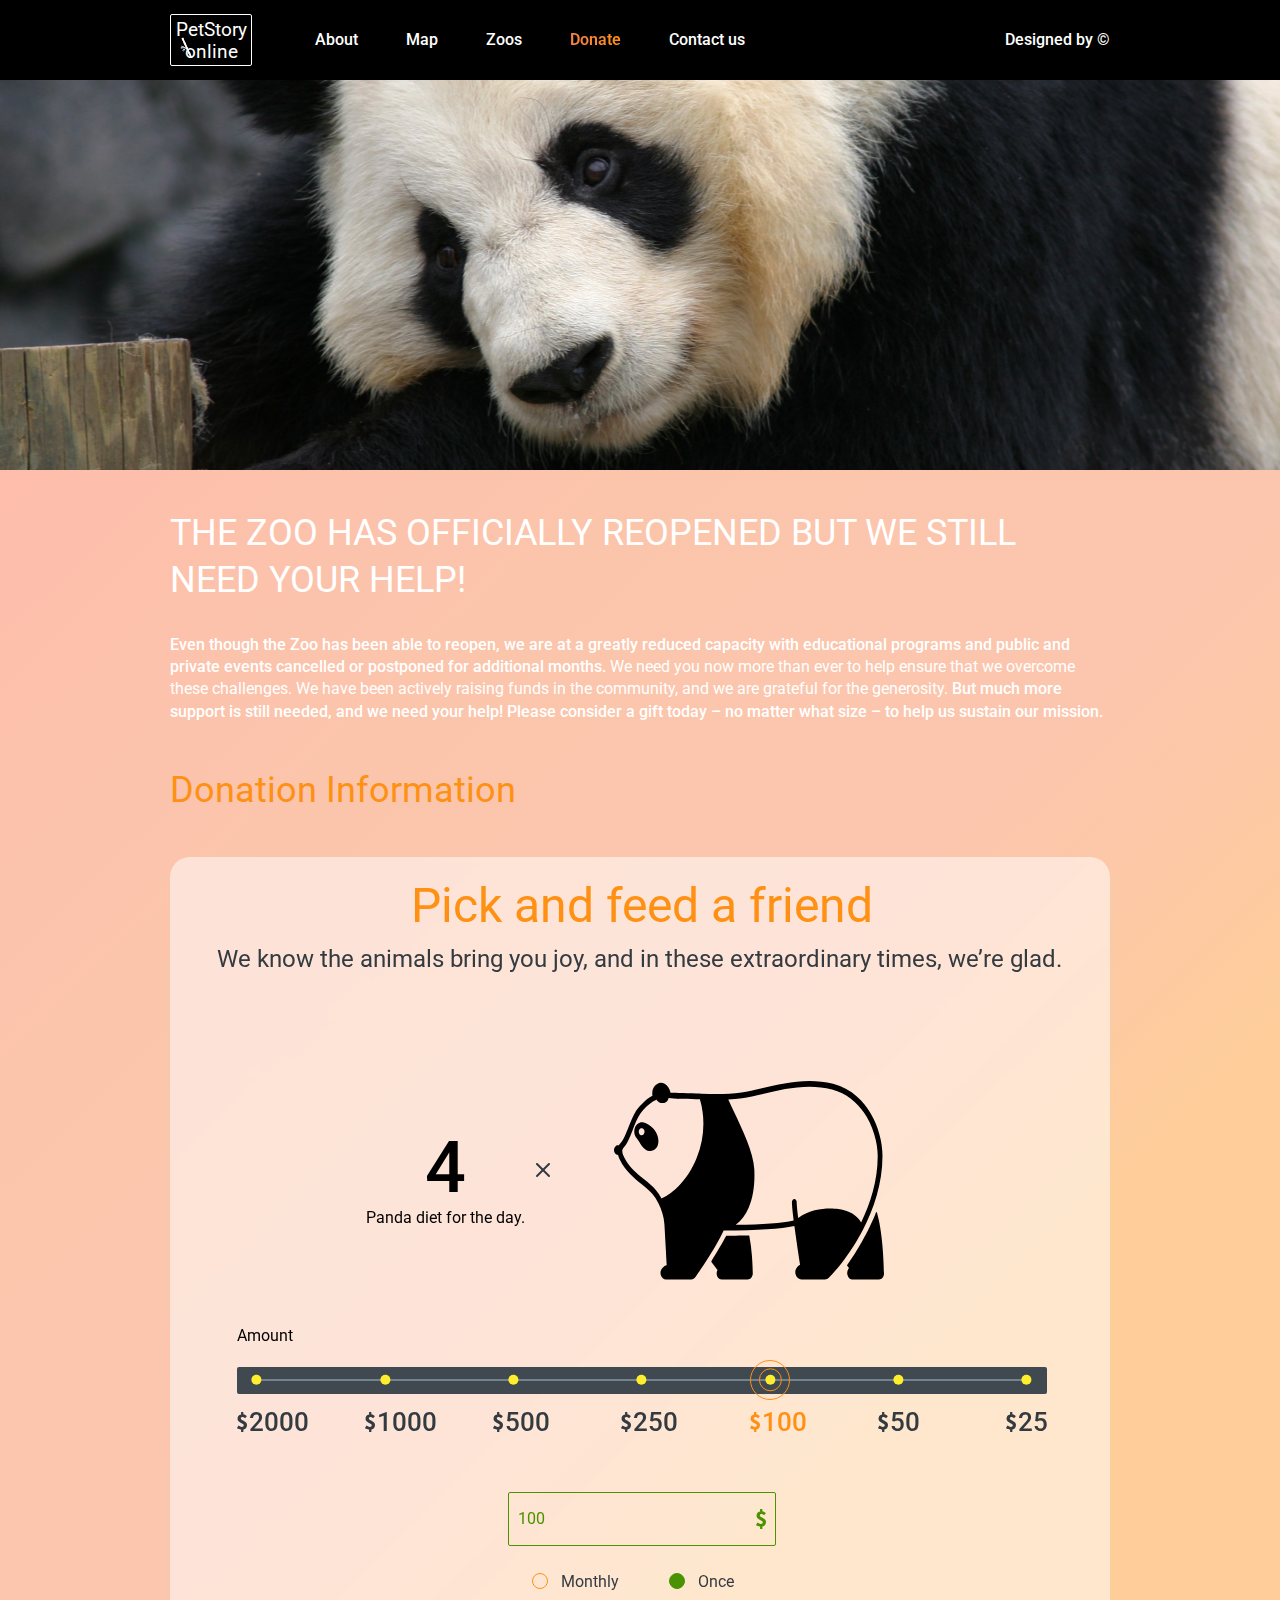
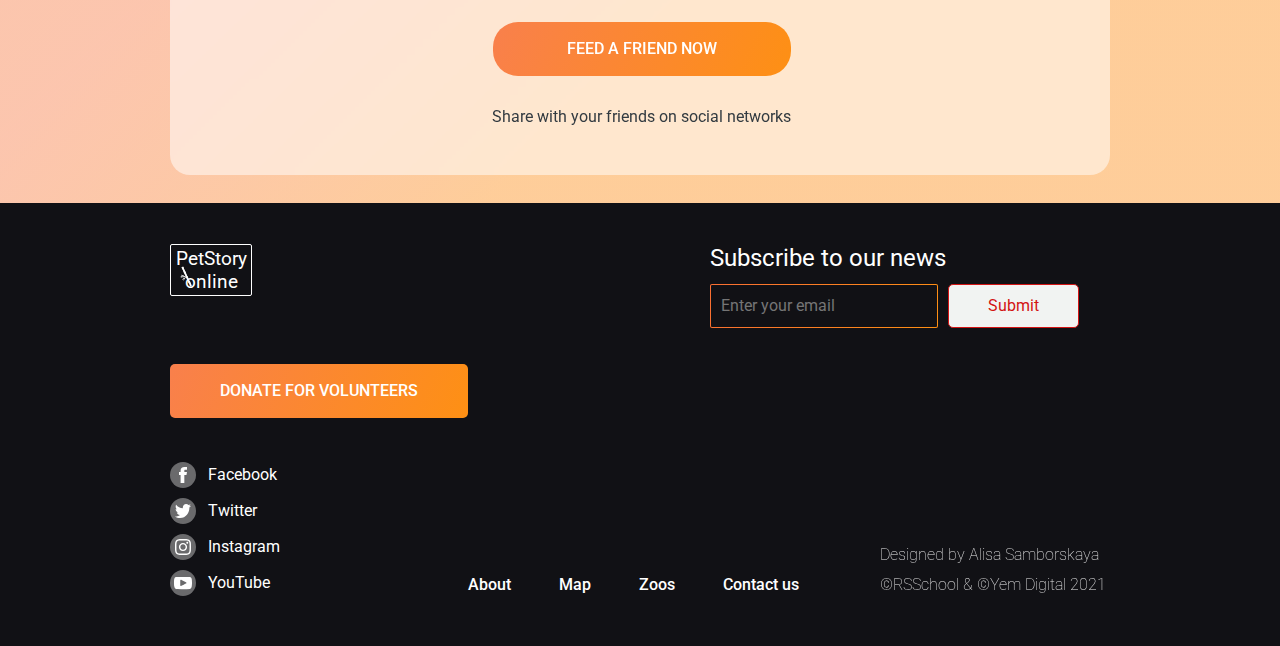
<file: online-zoo/pages/donate/index.html>
<!DOCTYPE html>
<html lang="en">
<head>
    <meta charset="UTF-8">
    <meta http-equiv="X-UA-Compatible" content="IE=edge">
    <meta name="viewport" content="width=device-width, initial-scale=1.0">
    <link rel="stylesheet" href="styles.css">
    <link rel="preconnect" href="https://fonts.googleapis.com">
    <link rel="preconnect" href="https://fonts.gstatic.com" crossorigin>
    <link href="https://fonts.googleapis.com/css2?family=Roboto:wght@300;400;500;700&display=swap" rel="stylesheet">
    <link rel="stylesheet" href="styles.css">
    <link rel="stylesheet" href="../../assets/styles.css">
    <title>Donate</title>
</head>
<body>
    <header class="header">
        <div class="container">
            <div class="header__wrapper">
                <a href="../main/index.html" class="header__logo">
                    <h1 class="header__logo-title">PetStory online</h1>
                    <img class="header__logo-img" src="../../assets/icons/bamboo.svg" alt="bamboo">
                </a>
                <nav class="nav" name="top">
                    <a href="../main/index.html" class="nav__link">About</a>
                    <a href="#" class="nav__link">Map</a>
                    <a href="#" class="nav__link">Zoos</a>
                    <a href="#" class="nav__link active">Donate</a>
                    <a href="#" class="nav__link">Contact us</a>
                    <a href="https://www.figma.com/file/jfEFwkXVj1WRq7sUHDr8os/PetStory-online?node-id=0%3A1" class="nav__link">Designed by ©</a>
                </nav>
                <div class="menu">
                    <img src="../../assets/icons/burger_menu.svg" alt="burger" class="menu__img">
                    <div class="menu__nav display-none opacity-none">
                        <a href="../main/index.html" class="header__logo">
                            <h2 class="header__logo-title">PetStory online</h2>
                            <img class="header__logo-img" src="../../assets/icons/bambooOrange.svg" alt="bamboo">
                        </a>
                        <a href="../main/index.html" class="menu__link">About</a>
                        <a href="#" class="menu__link">Map</a>
                        <a href="#" class="menu__link">Zoos</a>
                        <a href="#" class="menu__link active">Donate</a>
                        <a href="#" class="menu__link">Contact us</a>
                        <a href="https://www.figma.com/file/jfEFwkXVj1WRq7sUHDr8os/PetStory-online?node-id=0%3A1" class="menu__link">Designed by ©</a>
                        <button class="close"></button>
                    </div>
                    <div class="darkest-block display-none opacity-none"></div>
                </div>
            </div>
        </div>
    </header>
    <div class="intro">
    </div>
    <div class="donate">
        <div class="container">
            <div class="donate__wrapper">
                <h3 class="donate__advertisement">THE ZOO HAS OFFICIALLY REOPENED BUT WE STILL NEED YOUR HELP!</h3>
                <p class="donate__subtext"><span class="bold">Even though the Zoo has been able to reopen, we are at a greatly reduced capacity with educational programs and public and private events cancelled or postponed for additional months.</span> We need you now more than ever to help ensure that we overcome these challenges. We have been actively raising funds in the community, and we are grateful for the generosity. <span class="bold">But much more support is still needed, and we need your help! Please consider a gift today – no matter what size – to help us sustain our mission.</span></p>
                <h4 class="donate__info">Donation Information</h4>
                <div class="donate__container">
                    <h2 class="donate__container-title">Pick and feed a friend</h2>
                    <p class="donate__container-text">We know the animals bring you joy, and in these extraordinary times, we’re glad.</p>
                    <div class="visual__container">
                        <div class="number__container">
                            <p class="number">4</p>
                            <p class="number__text">Panda diet for the day.</p>
                        </div>
                        <img src="../../assets/icons/animals-widget.svg" alt="animal" class="animal">
                    </div>
                    <form action="#" class="donate__form">
                        <div class="radio__container">
                            <div class="radio__item">
                                <label class="radio__label">
                                    <input class="radio" type="radio" name="rbuttons" value="5000">
                                    <p class="radio__value">5000</p>
                                </label> 
                            </div>
                            <div class="radio__item">
                                <label class="radio__label">
                                    <input class="radio" type="radio" name="rbuttons" value="2000">
                                    <p class="radio__value">2000</p>
                                </label>
                            </div>
                            <div class="radio__item">
                                <label class="radio__label">
                                    <input class="radio" type="radio" name="rbuttons" value="1000">
                                    <p class="radio__value">1000</p>
                                </label> 
                            </div>
                            <div class="radio__item">
                                <label class="radio__label">
                                    <input class="radio" type="radio" name="rbuttons" value="500">
                                    <p class="radio__value">500</p>
                                </label>  
                            </div>
                            <div class="radio__item">
                                <label class="radio__label">
                                    <input class="radio" type="radio" name="rbuttons" value="250">
                                    <p class="radio__value">250</p>
                                </label>
                            </div>
                            <div class="radio__item">
                                <label class="radio__label">
                                    <input class="radio" type="radio" name="rbuttons" value="100" checked>
                                    <p class="radio__value">100</p>
                                </label>
                            </div>
                            <div class="radio__item">
                                <label class="radio__label">
                                    <input class="radio" type="radio" name="rbuttons" value="50">
                                    <p class="radio__value">50</p>
                                </label>
                            </div>
                            <div class="radio__item">
                                <label class="radio__label">
                                    <input class="radio" type="radio" name="rbuttons" value="25">
                                    <p class="radio__value">25</p>
                                </label>       
                            </div>
                        </div>
                        <div class="donate__input-block">
                            <input type="number" class="donate__input" placeholder="Another amount" min="1" max="9999" value="100" required>
                            <div class="donate__input-icon"></div>
                        </div>                       
                        <div class="radio__container-count">
                            <div class="label__container">
                                <label class="radio__label-count">
                                    <input class="radio-count" type="radio" name="count" value="30">
                                    <p class="radio__value-count">Monthly</p>
                                </label>
                                <label class="radio__label-count margin-radio">
                                    <input class="radio-count" type="radio" name="count" value="1" checked>
                                    <p class="radio__value-count">Once</p>
                                </label>
                            </div>
                        </div>
                        <button class="button button-rounded" type="submit">Feed a friend now</button>
                        <p class="form__subtitle">Share with your friends on social networks</p>
                    </form>
                </div>
            </div>
        </div>
    </div>
    <footer class="footer">
        <div class="container">
            <div class="footer__wrapper">
                <div class="footer__section">
                    <a href="../main/index.html" class="header__logo margin">
                        <h2 class="header__logo-title">PetStory online</h1>
                        <img class="header__logo-img" src="../../assets/icons/bamboo.svg" alt="bamboo">
                    </a>
                    <a href="../donate/index.html" class="button">donate for volunteers</a>
                    <div class="links__container">
                        <a href="https://www.facebook.com/" class="link__item">
                            <div class="link__img-block">
                                <img src="../../assets/icons/facebook.svg" alt="facebook" class="link__img">
                            </div>
                            <p class="link__text">Facebook</p>
                        </a>
                        <a href="https://twitter.com/" class="link__item">  
                            <div class="link__img-block">
                                <img src="../../assets/icons/twitter.svg" alt="twitter" class="link__img">
                            </div>  
                            <p class="link__text">Twitter</p>
                        </a>
                        <a href="https://www.instagram.com/" class="link__item">
                            <div class="link__img-block">
                                <img src="../../assets/icons/insta.svg" alt="insta" class="link__img">
                            </div> 
                            <p class="link__text">Instagram</p>
                        </a>
                        <a href="https://www.youtube.com/" class="link__item">
                            <div class="link__img-block">
                                <img src="../../assets/icons/youtube.svg" alt="youtube" class="link__img">
                            </div>
                            <p class="link__text">YouTube</p>
                        </a>
                    </div>
                </div>
                <div class="footer__section">
                    <div class="footer__section-wrapper">
                        <!--Временная заглушка для неработающих ссылок-->
                        <nav class="nav footer__nav">
                            <a href="../main/index.html" class="nav__link">About</a>
                            <a href="#" class="nav__link">Map</a>
                            <a href="#" class="nav__link">Zoos</a>
                            <a href="#" class="nav__link">Contact us</a>
                        </nav>
                    </div>
                </div>
                <div class="footer__section">
                    <form action="#" class="footer__form">
                        <h4 class="footer__section-subtitle">Subscribe to our news</h4>
                        <div class="inputs__container">
                            <input class="form__input" type="email" placeholder="Enter your email">
                            <button type="submit" class="form__submit">Submit</button>
                        </div>    
                    </form>

                    <a href="https://www.figma.com/file/jfEFwkXVj1WRq7sUHDr8os/PetStory-online?node-id=0%3A1" class="footer__autor">
                        <p class="autor__text">Designed by Alisa Samborskaya</p>
                        <p class="autor__text">©RSSchool & ©Yem Digital 2021</p>         
                    </a>
                </div>
            </div>
        </div>
    </footer>

    <script src="script.js"></script>
</body>

</html>
</file>
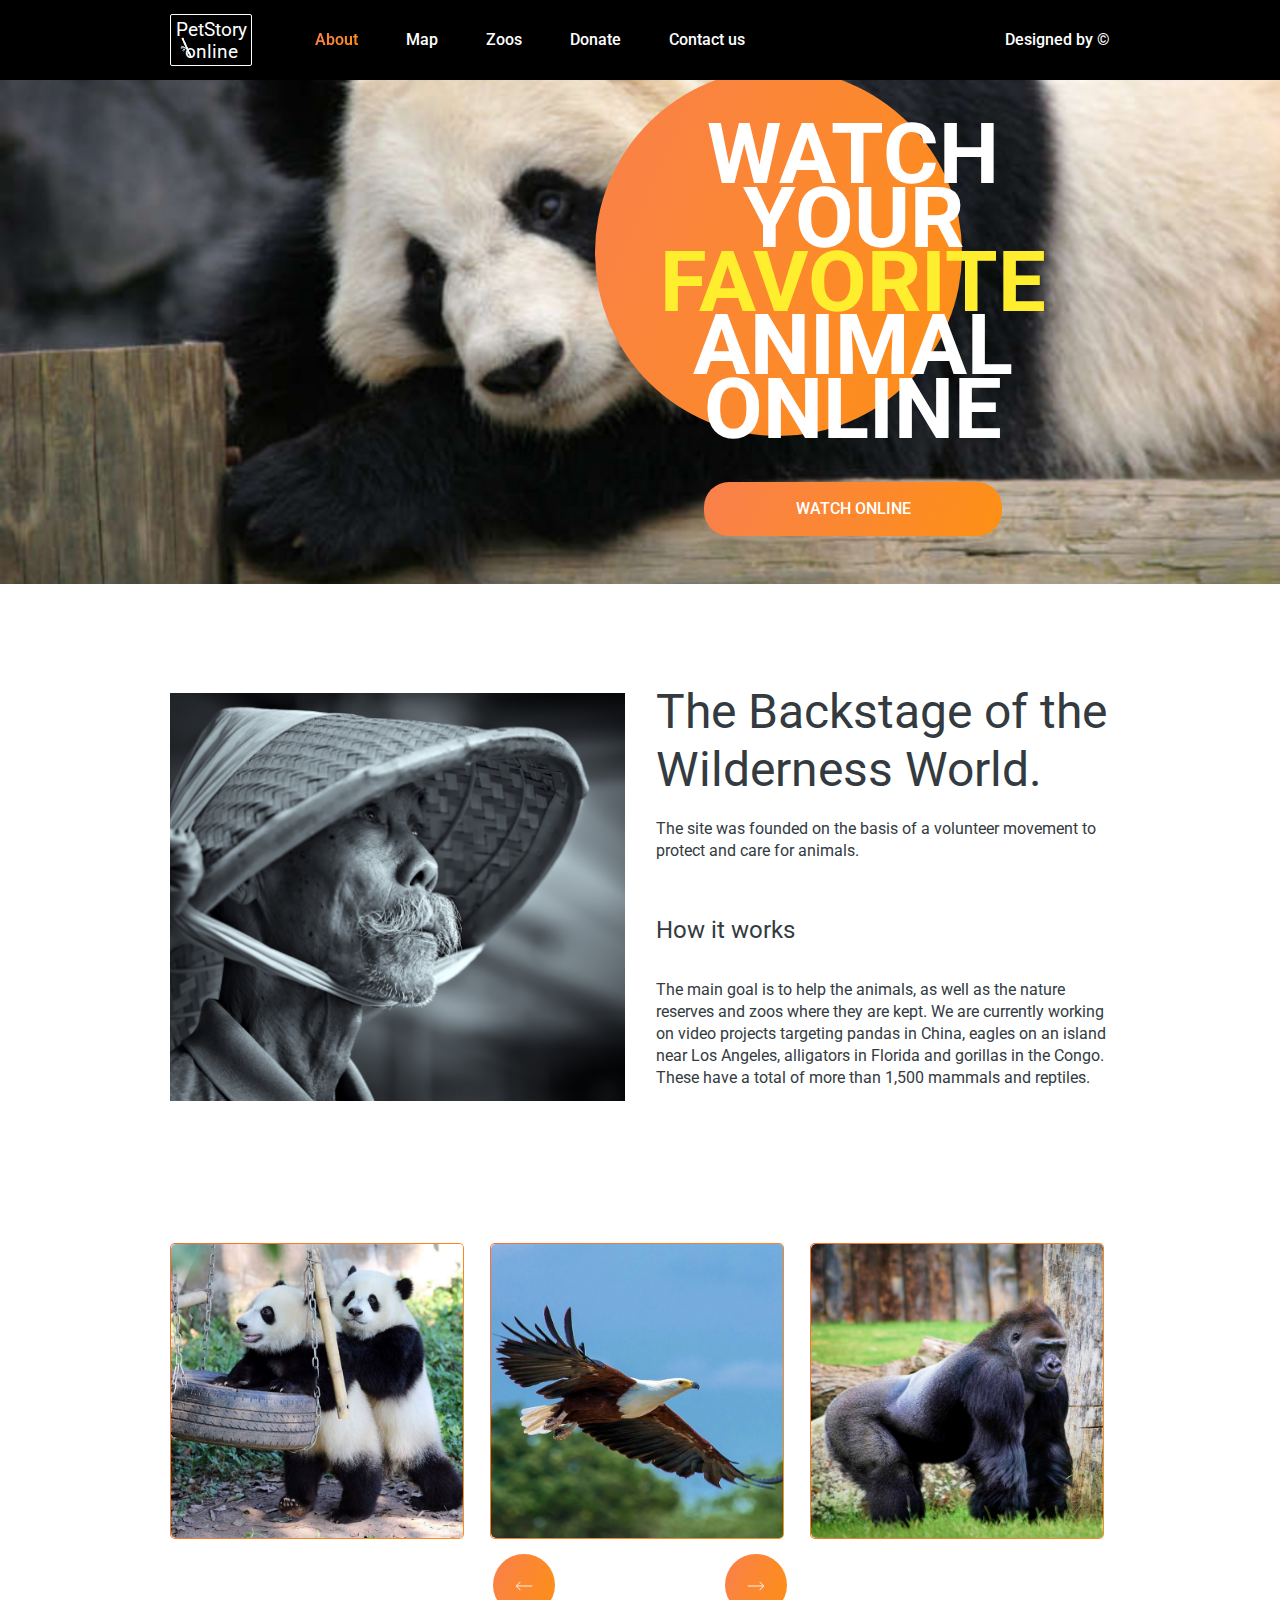
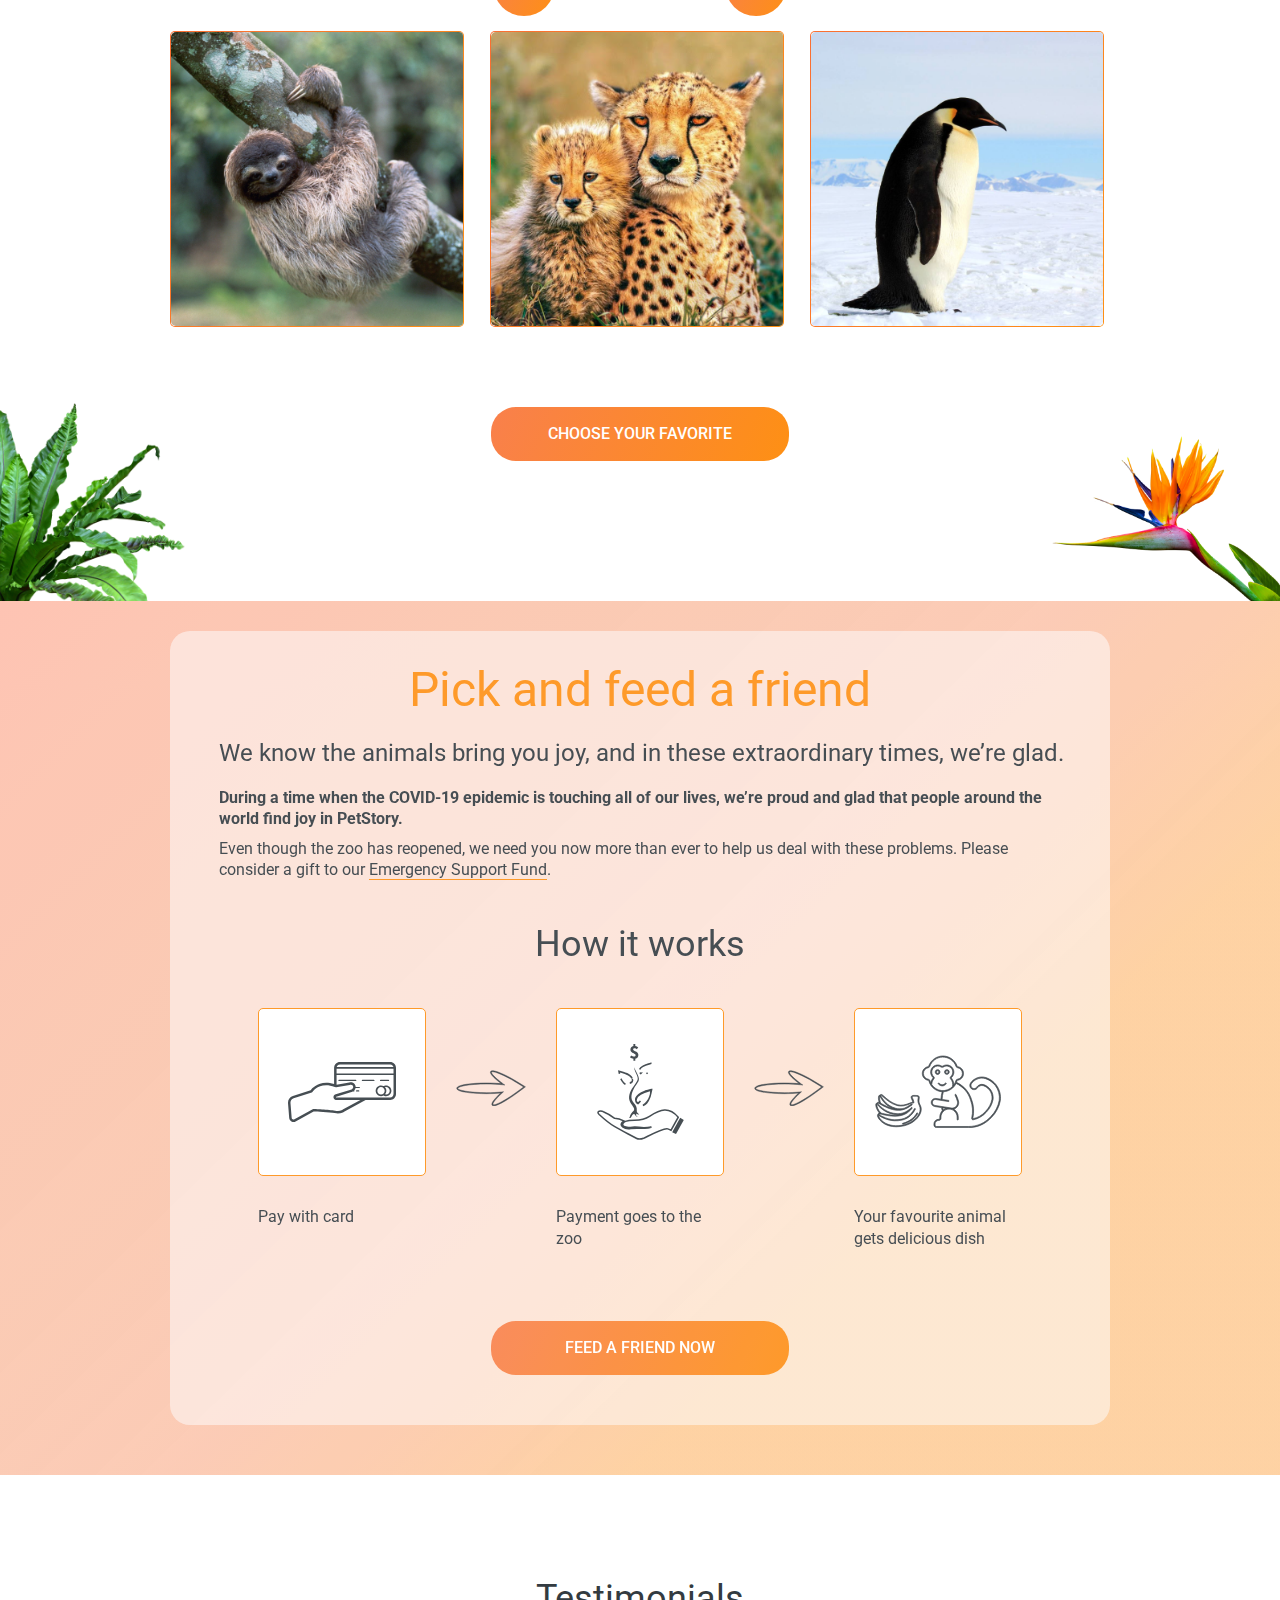
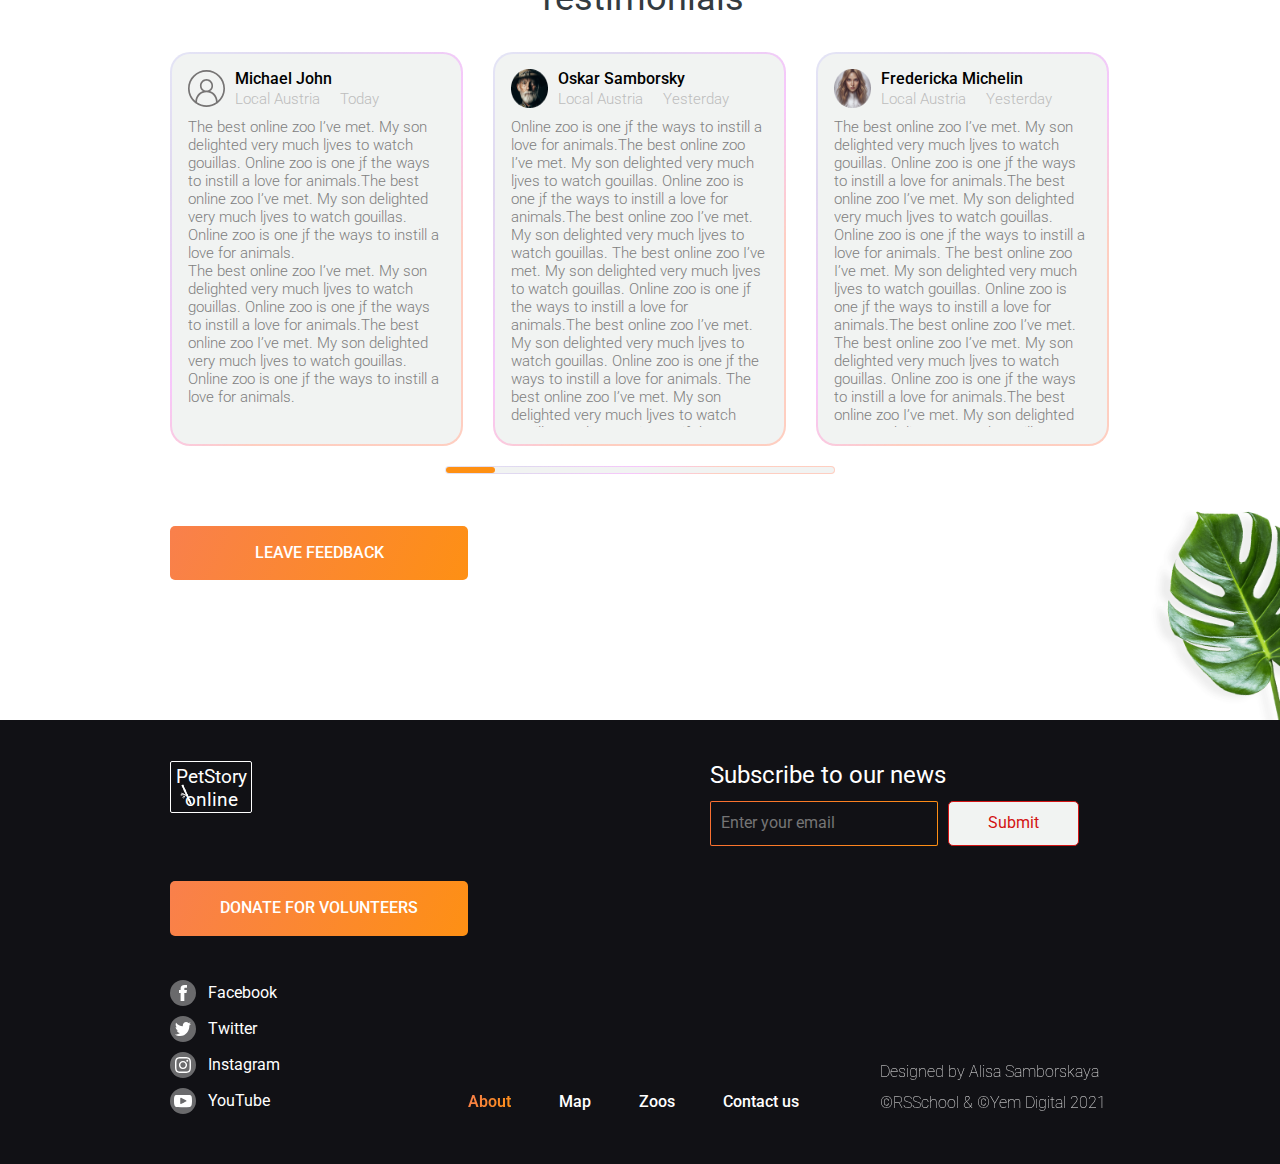
<file: online-zoo/pages/main/index.html>
<!DOCTYPE html>
<html lang="en">
<head>
    <meta charset="UTF-8">
    <meta http-equiv="X-UA-Compatible" content="IE=edge">
    <meta name="viewport" content="width=device-width, initial-scale=1.0">
    <link rel="stylesheet" href="styles.css">
    <link rel="stylesheet" href="../../assets/styles.css">
    <link rel="preconnect" href="https://fonts.googleapis.com">
    <link rel="preconnect" href="https://fonts.gstatic.com" crossorigin>
    <link href="https://fonts.googleapis.com/css2?family=Roboto:wght@100;300;400;500;700&display=swap" rel="stylesheet">
    <title>Landing</title>
</head>
<body>
    <header class="header">
        <div class="container">
            <div class="header__wrapper">
                <a href="index.html" class="header__logo">
                    <h1 class="header__logo-title">PetStory online</h1>
                    <img class="header__logo-img" src="../../assets/icons/bamboo.svg" alt="bamboo">
                </a>
                <nav class="nav" name="top">
                    <a href="#" class="nav__link active">About</a>
                    <a href="#" class="nav__link">Map</a>
                    <a href="#" class="nav__link">Zoos</a>
                    <a href="../donate/index.html" class="nav__link">Donate</a>
                    <a href="#" class="nav__link">Contact us</a>
                    <a href="https://www.figma.com/file/jfEFwkXVj1WRq7sUHDr8os/PetStory-online?node-id=0%3A1" class="nav__link">Designed by ©</a>
                </nav>
                <div class="menu">
                    <img src="../../assets/icons/burger_menu.svg" alt="burger" class="menu__img">
                    <div class="menu__nav display-none opacity-none">
                        <a href="index.html" class="header__logo">
                            <h2 class="header__logo-title">PetStory online</h2>
                            <img class="header__logo-img" src="../../assets/icons/bambooOrange.svg" alt="bamboo">
                        </a>
                        <a href="#" class="menu__link active">About</a>
                        <a href="#" class="menu__link">Map</a>
                        <a href="#" class="menu__link">Zoos</a>
                        <a href="../donate/index.html" class="menu__link">Donate</a>
                        <a href="#" class="menu__link">Contact us</a>
                        <a href="https://www.figma.com/file/jfEFwkXVj1WRq7sUHDr8os/PetStory-online?node-id=0%3A1" class="menu__link">Designed by ©</a>
                        <button class="close"></button>
                    </div>
                    <div class="darkest-block display-none opacity-none"></div>
                </div>
            </div>
        </div>
    </header>
    <section class="intro">
        <div class="container">
            <div class="intro__wrapper">
                <h2 class="intro__title">Watch your <span class="word-yellow">favorite</span> animal online</h2>
                <div class="intro__img"></div>
                <a href="#" class="button button-rounded">watch online</a>
            </div>
        </div>
    </section>
    <section class="about">
        <div class="container">
            <div class="about__wrapper">
                <a href="#" class="button button-rounded">watch online</a>
                <div class="about__img">
                    <img src="../../assets/images/bamboo-cap.png" alt="old man">
                </div>
                <div class="about__description">
                    <h2 class="about__title">The Backstage of the Wilderness World.</h2>
                    <p class="about__paragraph">The site was founded on the basis of a volunteer movement to protect and care for animals.</p>
                    <h3 class="about__subtitle">How it works</h3>
                    <p class="about__paragraph">The main goal is to help the animals, as well as the nature reserves and 
                        zoos where they are kept. We are currently working on video projects targeting pandas in China, 
                        eagles on an island near Los Angeles, alligators in Florida and gorillas in the Congo. These have
                         a total of more than 1,500 mammals and reptiles.</p>
                </div>
                <div class="about__side-image">
                    <img src="../../assets/images/flower_foto1.png" alt="flower1">
                </div>
            </div>
        </div>
    </section>
    <section class="pets">
        <div class="container">
            <div class="pets__wrapper">
                <div class="slider__container">
                    <button class="slider__button slider__button-left"><img src="../../assets/icons/arrow-left.svg" alt="arrow-left"></button>
                    <button class="slider__button slider__button-right"><img src="../../assets/icons/arrow-right.svg" alt="arrow-right"></button>
                    <div class="row__container-wrapper">
                        <div class="row__container">
                            <div class="slider__row">
                                <div class="slider__item">
                                    <div class="darkest-block"></div>
                                    <img src="../../assets/images/slider-panda.png" alt="panda" class="item__img">
                                    <div class="item__info">
                                        <h4 class="item__title">giant Pandas</h4>
                                        <p class="item__geo">Native to Southwest China</p>
                                        <img src="../../assets/icons/banana-bamboo_icon.svg" alt="icon" class="item__icon">
                                    </div>
                                </div>
                                <div class="slider__item">
                                    <div class="darkest-block"></div>
                                    <img src="../../assets/images/slider-eagle.png" alt="eagle" class="item__img">
                                    <div class="item__info">
                                        <h4 class="item__title">Eagles</h4>
                                        <p class="item__geo">Native to South America</p>
                                        <img src="../../assets/icons/meet-fish_icon.svg" alt="icon" class="item__icon">
                                    </div>
                                </div>
                                <div class="slider__item">
                                    <div class="darkest-block"></div>
                                    <img src="../../assets/images/slider-gorilla.png" alt="gorrila" class="item__img">
                                    <div class="item__info">
                                        <h4 class="item__title">Gorillas</h4>
                                        <p class="item__geo">Native to Congo</p>
                                        <img src="../../assets/icons/banana-bamboo_icon.svg" alt="icon" class="item__icon">
                                    </div>
                                </div>
                                <div class="slider__item">
                                    <div class="darkest-block"></div>
                                    <img src="../../assets/images/slider-alligator.png" alt="alligator" class="item__img">
                                    <div class="item__info">
                                        <h4 class="item__title">Alligators</h4>
                                        <p class="item__geo">Native to Southeastern U. S.</p>
                                        <img src="../../assets/icons/meet-fish_icon.svg" alt="icon" class="item__icon">
                                    </div>
                                </div>
                            </div>
                            <div class="slider__row">
                                <div class="slider__item">
                                    <div class="darkest-block"></div>
                                    <img src="../../assets/images/slider-sloth.png" alt="sloth" class="item__img">
                                    <div class="item__info">
                                        <h4 class="item__title">Two-toed Sloth</h4>
                                        <p class="item__geo">Mesoamerica, South America</p>
                                        <img src="../../assets/icons/banana-bamboo_icon.svg" alt="icon" class="item__icon">
                                    </div>
                                </div>
                                <div class="slider__item">
                                    <div class="darkest-block"></div>
                                    <img src="../../assets/images/slider-cheetos.png" alt="cheetos" class="item__img">
                                    <div class="item__info">
                                        <h4 class="item__title">cheetahs</h4>
                                        <p class="item__geo">Native to Africa</p>
                                        <img src="../../assets/icons/meet-fish_icon.svg" alt="icon" class="item__icon">
                                    </div>
                                </div>
                                <div class="slider__item">
                                    <div class="darkest-block"></div>
                                    <img src="../../assets/images/slider-penguin.png" alt="penguin" class="item__img">
                                    <div class="item__info">
                                        <h4 class="item__title">Penguins</h4>
                                        <p class="item__geo">Native to Antarctica</p>
                                        <img src="../../assets/icons/meet-fish_icon.svg" alt="icon" class="item__icon">
                                    </div>
                                </div>
                                <div class="slider__item">
                                    <div class="darkest-block"></div>
                                    <img src="../../assets/images/slider-gorilla2.png" alt="gorrila" class="item__img">
                                    <div class="item__info">
                                        <h4 class="item__title">Gorillas</h4>
                                        <p class="item__geo">Native to Congo</p>
                                        <img src="../../assets/icons/banana-bamboo_icon.svg" alt="icon" class="item__icon">
                                    </div>
                                </div>
                            </div>
                        </div>
                    </div>
                </div>
                <button class="button button-rounded">choose your favorite</button>
                <img src="../../assets/images/palm_foto.png" alt="leaf" class="pets__side-image-left">
                <img src="../../assets/images/strelitzia_foto.png" alt="leaf" class="pets__side-image-right">
            </div>     
        </div>
    </section>
    <section class="instruction">
        <div class="container">
            <div class="instruction__wrapper">
                <h2 class="instruction__title">Pick and feed a friend</h2>
                <div class="instruction__container">
                    <h3 class="instruction__subtitle">We know the animals bring you joy, 
                        and in these extraordinary times, we’re glad.</h3>
                    <p class="instruction_p"><b>During a time when the COVID-19 epidemic is touching 
                        all of our lives, we’re proud and glad that people around the world find joy in PetStory.</b></p>
                    <p class="instruction_p">Even though the zoo has reopened, we need you now more than ever to 
                        help us deal with these problems. Please consider a gift to our 
                        <a href="../donate/index.html" class="instruction__link">Emergency Support Fund</a>. </p>
                </div>
                <h3 class="cards__title">How it works</h3>
                <div class="cards__wrapper">
                    <div class="card">
                        <div class="card__item">
                            <img src="../../assets/icons/card1.svg" alt="card1">
                        </div>
                        <p class="card__title">Pay with card</p>
                    </div>
                    <div class="card">
                        <div class="card__item">
                            <img src="../../assets/icons/card2.svg" alt="card2">
                        </div>
                        <p class="card__title">Payment goes to the zoo</p>
                    </div>
                    <div class="card">
                        <div class="card__item">
                            <img src="../../assets/icons/card3.svg" alt="card3">
                        </div>
                        <p class="card__title">Your favourite animal gets delicious dish</p>
                    </div>
                </div>
                <a href="../donate/index.html" class="button button-rounded">Feed a friend now</a>
            </div>
        </div>
    </section>
    <section class="testimonials">
        <div class="container">
            <div class="testimonials__wrapper">
                <h3 class="testimonials__title">Testimonials</h3>
                <div class="testimonials__container">
                    <div class="testimonials__card-darkbg display-none">
                        <div class="testimonials__card-bg">
                            <button class="close-popup"></button>
                        </div>
                    </div>
                    <div class="testimonials__container-slide">
                        <div class="testimonials__card">
                            <div class="person__item">
                                <img src="../../assets/icons/personEmptyImg.svg" alt="emptyImg" class="person__img">
                                <div class="person__info">
                                    <h4 class="person__name">Michael John</h4>
                                    <p class="person__details person__details-adrs">Local Austria</p>
                                    <p class="person__details person__details-time">Today</p>
                                </div>
                            </div>
                            <p class="person__text">The best online zoo I’ve met. My son delighted very much ljves to watch gouillas. Online zoo is one jf the ways to instill a love for animals.The best online zoo I’ve met. My son delighted very much ljves to watch gouillas. Online zoo is one jf the ways to instill a love for animals.<br>
                                The best online zoo I’ve met. My son delighted very much ljves to watch gouillas. Online zoo is one jf the ways to instill a love for animals.The best online zoo I’ve met. My son delighted very much ljves to watch gouillas. Online zoo is one jf the ways to instill a love for animals.
                            </p>
                        </div>
                        <div class="testimonials__card">
                            <div class="person__item">
                                <img src="../../assets/icons/person1.png" alt="emptyImg" class="person__img">
                                <div class="person__info">
                                    <h4 class="person__name">Oskar Samborsky</h4>
                                    <p class="person__details person__details-adrs">Local Austria</p>
                                    <p class="person__details person__details-time">Yesterday</p>
                                </div>
                            </div>
                            <p class="person__text">Online zoo is one jf the ways to instill a love for animals.The best online zoo I’ve met. My son delighted very much ljves to watch gouillas. Online zoo is one jf the ways to instill a love for animals.The best online zoo I’ve met. My son delighted very much ljves to watch gouillas. 
                                The best online zoo I’ve met. My son delighted very much ljves to watch gouillas. Online zoo is one jf the ways to instill a love for animals.The best online zoo I’ve met. My son delighted very much ljves to watch gouillas. Online zoo is one jf the ways to instill a love for animals.
                                
                                The best online zoo I’ve met. My son delighted very much ljves to watch gouillas. Online zoo is one jf the ways to instill a love for animals.The best online zoo I’ve met. My son delighted very much ljves to watch gouillas. Online zoo is one jf the ways to instill a love for animals.           
                            </p>
                        </div>
                        <div class="testimonials__card">
                            <div class="person__item">
                                <img src="../../assets/icons/person2.png" alt="emptyImg" class="person__img">
                                <div class="person__info">
                                    <h4 class="person__name">Fredericka Michelin</h4>
                                    <p class="person__details person__details-adrs">Local Austria</p>
                                    <p class="person__details person__details-time">Yesterday</p>
                                </div>
                            </div>
                            <p class="person__text">The best online zoo I’ve met. My son delighted very much ljves to watch gouillas. Online zoo is one jf the ways to instill a love for animals.The best online zoo I’ve met. My son delighted very much ljves to watch gouillas. Online zoo is one jf the ways to instill a love for animals.
                                The best online zoo I’ve met. My son delighted very much ljves to watch gouillas. Online zoo is one jf the ways to instill a love for animals.The best online zoo I’ve met.
                                The best online zoo I’ve met. My son delighted very much ljves to watch gouillas. Online zoo is one jf the ways to instill a love for animals.The best online zoo I’ve met. My son delighted very much ljves to watch gouillas. Online zoo is one jf the ways to instill a love for animals.
                                
                            </p>
                        </div>
                        <div class="testimonials__card">
                            <div class="person__item">
                                <img src="../../assets/icons/person3.png" alt="emptyImg" class="person__img">
                                <div class="person__info">
                                    <h4 class="person__name">Mila Riksha</h4>
                                    <p class="person__details person__details-adrs">Local Austria</p>
                                    <p class="person__details person__details-time">Yesterday</p>
                                </div>
                            </div>
                            <p class="person__text">My son delighted very much ljves to watch gouillas. Online zoo is one jf the ways to instill a love for animals.The best online zoo I’ve met. My son delighted very much ljves to watch gouillas. Online zoo is one jf the ways to instill a love for animals.The best online zoo I’ve met. My son delighted very much ljves to watch gouillas. Online zoo is one jf the ways to instill a love for animals.The best online zoo I’ve met. My son delighted very much ljves to watch gouillas.
                                The best online zoo I’ve met. My son delighted very much ljves to watch gouillas. Online zoo is one jf the ways to instill a love for animals.The best online zoo I’ve met. My son delighted very much ljves to watch gouillas. Online zoo is one jf the ways to instill a love for animals.
                                
                            </p>
                        </div>
                        <div class="testimonials__card">
                            <div class="person__item">
                                <img src="../../assets/icons/person3.png" alt="emptyImg" class="person__img">
                                <div class="person__info">
                                    <h4 class="person__name">Mila Riksha2</h4>
                                    <p class="person__details person__details-adrs">Local Austria</p>
                                    <p class="person__details person__details-time">Yesterday</p>
                                </div>
                            </div>
                            <p class="person__text">My son delighted very much ljves to watch gouillas. Online zoo is one jf the ways to instill a love for animals.The best online zoo I’ve met. My son delighted very much ljves to watch gouillas. Online zoo is one jf the ways to instill a love for animals.The best online zoo I’ve met. My son delighted very much ljves to watch gouillas. Online zoo is one jf the ways to instill a love for animals.The best online zoo I’ve met. My son delighted very much ljves to watch gouillas.
                                The best online zoo I’ve met. My son delighted very much ljves to watch gouillas. Online zoo is one jf the ways to instill a love for animals.The best online zoo I’ve met. My son delighted very much ljves to watch gouillas. Online zoo is one jf the ways to instill a love for animals.
                                
                            </p>
                        </div>
                        <div class="testimonials__card">
                            <div class="person__item">
                                <img src="../../assets/icons/person3.png" alt="emptyImg" class="person__img">
                                <div class="person__info">
                                    <h4 class="person__name">Mila Riksha3</h4>
                                    <p class="person__details person__details-adrs">Local Austria</p>
                                    <p class="person__details person__details-time">Yesterday</p>
                                </div>
                            </div>
                            <p class="person__text">My son delighted very much ljves to watch gouillas. Online zoo is one jf the ways to instill a love for animals.The best online zoo I’ve met. My son delighted very much ljves to watch gouillas. Online zoo is one jf the ways to instill a love for animals.The best online zoo I’ve met. My son delighted very much ljves to watch gouillas. Online zoo is one jf the ways to instill a love for animals.The best online zoo I’ve met. My son delighted very much ljves to watch gouillas.
                                The best online zoo I’ve met. My son delighted very much ljves to watch gouillas. Online zoo is one jf the ways to instill a love for animals.The best online zoo I’ve met. My son delighted very much ljves to watch gouillas. Online zoo is one jf the ways to instill a love for animals.
                                
                            </p>
                        </div>
                        <div class="testimonials__card">
                            <div class="person__item">
                                <img src="../../assets/icons/person3.png" alt="emptyImg" class="person__img">
                                <div class="person__info">
                                    <h4 class="person__name">Mila Riksha4</h4>
                                    <p class="person__details person__details-adrs">Local Austria</p>
                                    <p class="person__details person__details-time">Yesterday</p>
                                </div>
                            </div>
                            <p class="person__text">My son delighted very much ljves to watch gouillas. Online zoo is one jf the ways to instill a love for animals.The best online zoo I’ve met. My son delighted very much ljves to watch gouillas. Online zoo is one jf the ways to instill a love for animals.The best online zoo I’ve met. My son delighted very much ljves to watch gouillas. Online zoo is one jf the ways to instill a love for animals.The best online zoo I’ve met. My son delighted very much ljves to watch gouillas.
                                The best online zoo I’ve met. My son delighted very much ljves to watch gouillas. Online zoo is one jf the ways to instill a love for animals.The best online zoo I’ve met. My son delighted very much ljves to watch gouillas. Online zoo is one jf the ways to instill a love for animals.
                                
                            </p>
                        </div>
                        <div class="testimonials__card">
                            <div class="person__item">
                                <img src="../../assets/icons/person3.png" alt="emptyImg" class="person__img">
                                <div class="person__info">
                                    <h4 class="person__name">Mila Riksha5</h4>
                                    <p class="person__details person__details-adrs">Local Austria</p>
                                    <p class="person__details person__details-time">Yesterday</p>
                                </div>
                            </div>
                            <p class="person__text">My son delighted very much ljves to watch gouillas. Online zoo is one jf the ways to instill a love for animals.The best online zoo I’ve met. My son delighted very much ljves to watch gouillas. Online zoo is one jf the ways to instill a love for animals.The best online zoo I’ve met. My son delighted very much ljves to watch gouillas. Online zoo is one jf the ways to instill a love for animals.The best online zoo I’ve met. My son delighted very much ljves to watch gouillas.
                                The best online zoo I’ve met. My son delighted very much ljves to watch gouillas. Online zoo is one jf the ways to instill a love for animals.The best online zoo I’ve met. My son delighted very much ljves to watch gouillas. Online zoo is one jf the ways to instill a love for animals.
                                
                            </p>
                        </div>
                        <div class="testimonials__card">
                            <div class="person__item">
                                <img src="../../assets/icons/person3.png" alt="emptyImg" class="person__img">
                                <div class="person__info">
                                    <h4 class="person__name">Mila Riksha6</h4>
                                    <p class="person__details person__details-adrs">Local Austria</p>
                                    <p class="person__details person__details-time">Yesterday</p>
                                </div>
                            </div>
                            <p class="person__text">My son delighted very much ljves to watch gouillas. Online zoo is one jf the ways to instill a love for animals.The best online zoo I’ve met. My son delighted very much ljves to watch gouillas. Online zoo is one jf the ways to instill a love for animals.The best online zoo I’ve met. My son delighted very much ljves to watch gouillas. Online zoo is one jf the ways to instill a love for animals.The best online zoo I’ve met. My son delighted very much ljves to watch gouillas.
                                The best online zoo I’ve met. My son delighted very much ljves to watch gouillas. Online zoo is one jf the ways to instill a love for animals.The best online zoo I’ve met. My son delighted very much ljves to watch gouillas. Online zoo is one jf the ways to instill a love for animals.
                                
                            </p>
                        </div>
                        <div class="testimonials__card">
                            <div class="person__item">
                                <img src="../../assets/icons/person3.png" alt="emptyImg" class="person__img">
                                <div class="person__info">
                                    <h4 class="person__name">Mila Riksha7</h4>
                                    <p class="person__details person__details-adrs">Local Austria</p>
                                    <p class="person__details person__details-time">Yesterday</p>
                                </div>
                            </div>
                            <p class="person__text">My son delighted very much ljves to watch gouillas. Online zoo is one jf the ways to instill a love for animals.The best online zoo I’ve met. My son delighted very much ljves to watch gouillas. Online zoo is one jf the ways to instill a love for animals.The best online zoo I’ve met. My son delighted very much ljves to watch gouillas. Online zoo is one jf the ways to instill a love for animals.The best online zoo I’ve met. My son delighted very much ljves to watch gouillas.
                                The best online zoo I’ve met. My son delighted very much ljves to watch gouillas. Online zoo is one jf the ways to instill a love for animals.The best online zoo I’ve met. My son delighted very much ljves to watch gouillas. Online zoo is one jf the ways to instill a love for animals.
                                
                            </p>
                        </div>
                        <div class="testimonials__card">
                            <div class="person__item">
                                <img src="../../assets/icons/person3.png" alt="emptyImg" class="person__img">
                                <div class="person__info">
                                    <h4 class="person__name">Mila Riksha8</h4>
                                    <p class="person__details person__details-adrs">Local Austria</p>
                                    <p class="person__details person__details-time">Yesterday</p>
                                </div>
                            </div>
                            <p class="person__text">My son delighted very much ljves to watch gouillas. Online zoo is one jf the ways to instill a love for animals.The best online zoo I’ve met. My son delighted very much ljves to watch gouillas. Online zoo is one jf the ways to instill a love for animals.The best online zoo I’ve met. My son delighted very much ljves to watch gouillas. Online zoo is one jf the ways to instill a love for animals.The best online zoo I’ve met. My son delighted very much ljves to watch gouillas.
                                The best online zoo I’ve met. My son delighted very much ljves to watch gouillas. Online zoo is one jf the ways to instill a love for animals.The best online zoo I’ve met. My son delighted very much ljves to watch gouillas. Online zoo is one jf the ways to instill a love for animals.
                                
                            </p>
                        </div>
                    </div>
                </div>
                <input type="range" class="testimonials__progress" min="0" max="7" step="1" value="0">
                <button class="button">leave feedback</button>
                <img src="../../assets/images/leav_foto.png" alt="leaf" class="testimonials__side-img">
            </div>
        </div>
    </section>
    <footer class="footer">
        <div class="container">
            <div class="footer__wrapper">
                <div class="footer__section">
                    <a href="#top" class="header__logo margin">
                        <h2 class="header__logo-title">PetStory online</h1>
                        <img class="header__logo-img" src="../../assets/icons/bamboo.svg" alt="bamboo">
                    </a>
                    <a href="../donate/index.html" class="button">donate for volunteers</a>
                    <div class="links__container">
                        <a href="https://www.facebook.com/" class="link__item">
                            <div class="link__img-block">
                                <img src="../../assets/icons/facebook.svg" alt="facebook" class="link__img">
                            </div>
                            <p class="link__text">Facebook</p>
                        </a>
                        <a href="https://twitter.com/" class="link__item">  
                            <div class="link__img-block">
                                <img src="../../assets/icons/twitter.svg" alt="twitter" class="link__img">
                            </div>  
                            <p class="link__text">Twitter</p>
                        </a>
                        <a href="https://www.instagram.com/" class="link__item">
                            <div class="link__img-block">
                                <img src="../../assets/icons/insta.svg" alt="insta" class="link__img">
                            </div> 
                            <p class="link__text">Instagram</p>
                        </a>
                        <a href="https://www.youtube.com/" class="link__item">
                            <div class="link__img-block">
                                <img src="../../assets/icons/youtube.svg" alt="youtube" class="link__img">
                            </div>
                            <p class="link__text">YouTube</p>
                        </a>
                    </div>
                </div>
                <div class="footer__section">
                    <div class="footer__section-wrapper">
                        <!--Временная заглушка для неработающих ссылок-->
                        <nav class="nav footer__nav">
                            <a href="#" class="nav__link active">About</a>
                            <a href="#" class="nav__link">Map</a>
                            <a href="#" class="nav__link">Zoos</a>
                            <a href="#" class="nav__link">Contact us</a>
                        </nav>
                    </div>
                </div>
                <div class="footer__section">
                    <form action="#" class="footer__form">
                        <h4 class="footer__section-subtitle">Subscribe to our news</h4>
                        <div class="inputs__container">
                            <input class="form__input" type="email" placeholder="Enter your email">
                            <button type="submit" class="form__submit">Submit</button>
                        </div>    
                    </form>
                    <a href="https://www.figma.com/file/jfEFwkXVj1WRq7sUHDr8os/PetStory-online?node-id=0%3A1" class="footer__autor">
                        <p class="autor__text">Designed by Alisa Samborskaya</p>
                        <p class="autor__text">©RSSchool & ©Yem Digital 2021</p>         
                    </a>
                </div>
            </div>
        </div>
    </footer>

    <script src="script.js"></script>
</body>
</html>
</file>
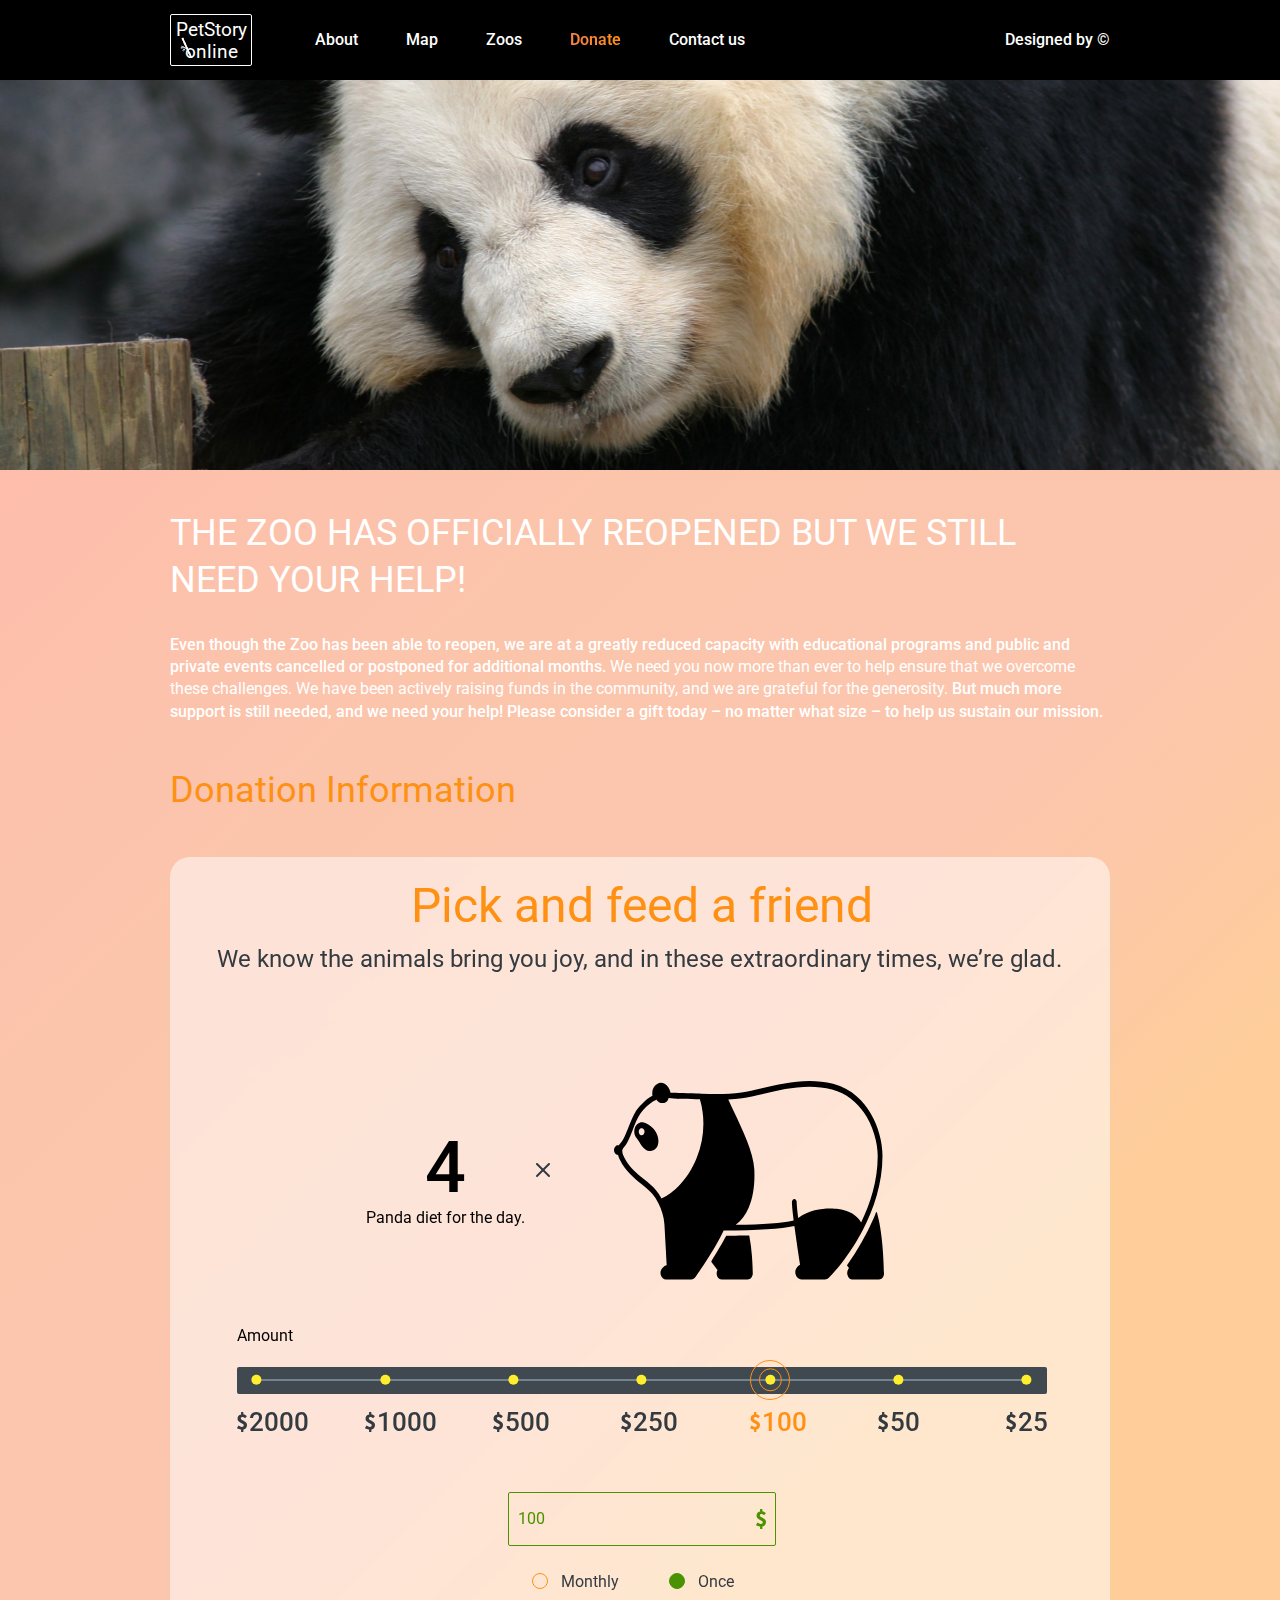
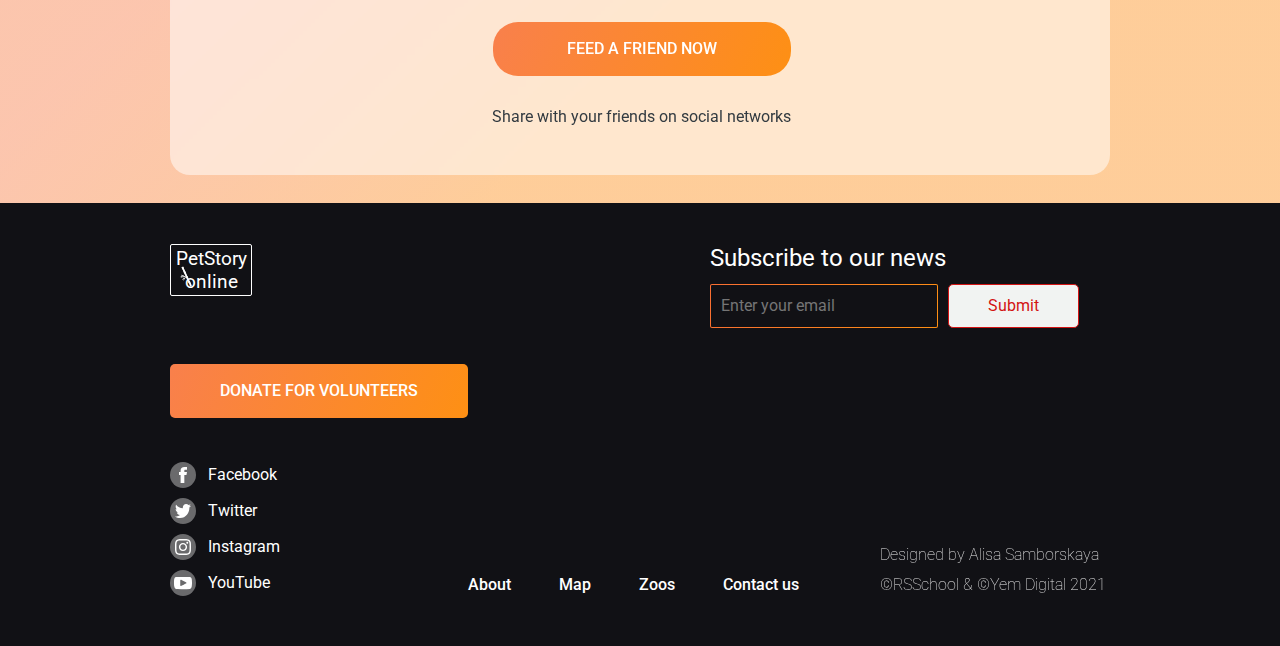
<file: online-zoo/donate.html>
<!DOCTYPE html>
<html lang="en">
<head>
    <meta charset="UTF-8">
    <meta http-equiv="X-UA-Compatible" content="IE=edge">
    <meta name="viewport" content="width=device-width, initial-scale=1.0">
    <link rel="stylesheet" href="./pages/donate/styles.css">
    <link rel="preconnect" href="https://fonts.googleapis.com">
    <link rel="preconnect" href="https://fonts.gstatic.com" crossorigin>
    <link href="https://fonts.googleapis.com/css2?family=Roboto:wght@300;400;500;700&display=swap" rel="stylesheet">
    <link rel="stylesheet" href="./assets/styles.css">
    <title>Donate</title>
</head>
<body>
    <header class="header">
        <div class="container">
            <div class="header__wrapper">
                <a href="./index.html" class="header__logo">
                    <h1 class="header__logo-title">PetStory online</h1>
                    <img class="header__logo-img" src="./assets/icons/bamboo.svg" alt="bamboo">
                </a>
                <nav class="nav" name="top">
                    <a href="./index.html" class="nav__link">About</a>
                    <a href="#" class="nav__link">Map</a>
                    <a href="#" class="nav__link">Zoos</a>
                    <a href="#" class="nav__link active">Donate</a>
                    <a href="#" class="nav__link">Contact us</a>
                    <a href="https://www.figma.com/file/jfEFwkXVj1WRq7sUHDr8os/PetStory-online?node-id=0%3A1" class="nav__link">Designed by ©</a>
                </nav>
                <div class="menu">
                    <img src="./assets/icons/burger_menu.svg" alt="burger" class="menu__img">
                    <div class="menu__nav display-none opacity-none">
                        <a href="../main/index.html" class="header__logo">
                            <h2 class="header__logo-title">PetStory online</h2>
                            <img class="header__logo-img" src="./assets/icons/bambooOrange.svg" alt="bamboo">
                        </a>
                        <a href="../main/index.html" class="menu__link">About</a>
                        <a href="#" class="menu__link">Map</a>
                        <a href="#" class="menu__link">Zoos</a>
                        <a href="#" class="menu__link active">Donate</a>
                        <a href="#" class="menu__link">Contact us</a>
                        <a href="https://www.figma.com/file/jfEFwkXVj1WRq7sUHDr8os/PetStory-online?node-id=0%3A1" class="menu__link">Designed by ©</a>
                        <button class="close"></button>
                    </div>
                    <div class="darkest-block display-none opacity-none"></div>
                </div>
            </div>
        </div>
    </header>
    <div class="intro">
    </div>
    <div class="donate">
        <div class="container">
            <div class="donate__wrapper">
                <h3 class="donate__advertisement">THE ZOO HAS OFFICIALLY REOPENED BUT WE STILL NEED YOUR HELP!</h3>
                <p class="donate__subtext"><span class="bold">Even though the Zoo has been able to reopen, we are at a greatly reduced capacity with educational programs and public and private events cancelled or postponed for additional months.</span> We need you now more than ever to help ensure that we overcome these challenges. We have been actively raising funds in the community, and we are grateful for the generosity. <span class="bold">But much more support is still needed, and we need your help! Please consider a gift today – no matter what size – to help us sustain our mission.</span></p>
                <h4 class="donate__info">Donation Information</h4>
                <div class="donate__container">
                    <h2 class="donate__container-title">Pick and feed a friend</h2>
                    <p class="donate__container-text">We know the animals bring you joy, and in these extraordinary times, we’re glad.</p>
                    <div class="visual__container">
                        <div class="number__container">
                            <p class="number">4</p>
                            <p class="number__text">Panda diet for the day.</p>
                        </div>
                        <img src="./assets/icons/animals-widget.svg" alt="animal" class="animal">
                    </div>
                    <form action="#" class="donate__form">
                        <div class="radio__container">
                            <div class="radio__item">
                                <label class="radio__label">
                                    <input class="radio" type="radio" name="rbuttons" value="5000">
                                    <p class="radio__value">5000</p>
                                </label> 
                            </div>
                            <div class="radio__item">
                                <label class="radio__label">
                                    <input class="radio" type="radio" name="rbuttons" value="2000">
                                    <p class="radio__value">2000</p>
                                </label>
                            </div>
                            <div class="radio__item">
                                <label class="radio__label">
                                    <input class="radio" type="radio" name="rbuttons" value="1000">
                                    <p class="radio__value">1000</p>
                                </label> 
                            </div>
                            <div class="radio__item">
                                <label class="radio__label">
                                    <input class="radio" type="radio" name="rbuttons" value="500">
                                    <p class="radio__value">500</p>
                                </label>  
                            </div>
                            <div class="radio__item">
                                <label class="radio__label">
                                    <input class="radio" type="radio" name="rbuttons" value="250">
                                    <p class="radio__value">250</p>
                                </label>
                            </div>
                            <div class="radio__item">
                                <label class="radio__label">
                                    <input class="radio" type="radio" name="rbuttons" value="100" checked>
                                    <p class="radio__value">100</p>
                                </label>
                            </div>
                            <div class="radio__item">
                                <label class="radio__label">
                                    <input class="radio" type="radio" name="rbuttons" value="50">
                                    <p class="radio__value">50</p>
                                </label>
                            </div>
                            <div class="radio__item">
                                <label class="radio__label">
                                    <input class="radio" type="radio" name="rbuttons" value="25">
                                    <p class="radio__value">25</p>
                                </label>       
                            </div>
                        </div>
                        <div class="donate__input-block">
                            <input type="number" class="donate__input" placeholder="Another amount" min="1" max="9999" value="100" required>
                            <div class="donate__input-icon"></div>
                        </div>                       
                        <div class="radio__container-count">
                            <div class="label__container">
                                <label class="radio__label-count">
                                    <input class="radio-count" type="radio" name="count" value="30">
                                    <p class="radio__value-count">Monthly</p>
                                </label>
                                <label class="radio__label-count margin-radio">
                                    <input class="radio-count" type="radio" name="count" value="1" checked>
                                    <p class="radio__value-count">Once</p>
                                </label>
                            </div>
                        </div>
                        <button class="button button-rounded" type="submit">Feed a friend now</button>
                        <p class="form__subtitle">Share with your friends on social networks</p>
                    </form>
                </div>
            </div>
        </div>
    </div>
    <footer class="footer">
        <div class="container">
            <div class="footer__wrapper">
                <div class="footer__section">
                    <a href="./index.html" class="header__logo margin">
                        <h2 class="header__logo-title">PetStory online</h1>
                        <img class="header__logo-img" src="./assets/icons/bamboo.svg" alt="bamboo">
                    </a>
                    <a href="./donate.html" class="button">donate for volunteers</a>
                    <div class="links__container">
                        <a href="https://www.facebook.com/" class="link__item">
                            <div class="link__img-block">
                                <img src="./assets/icons/facebook.svg" alt="facebook" class="link__img">
                            </div>
                            <p class="link__text">Facebook</p>
                        </a>
                        <a href="https://twitter.com/" class="link__item">  
                            <div class="link__img-block">
                                <img src="./assets/icons/twitter.svg" alt="twitter" class="link__img">
                            </div>  
                            <p class="link__text">Twitter</p>
                        </a>
                        <a href="https://www.instagram.com/" class="link__item">
                            <div class="link__img-block">
                                <img src="./assets/icons/insta.svg" alt="insta" class="link__img">
                            </div> 
                            <p class="link__text">Instagram</p>
                        </a>
                        <a href="https://www.youtube.com/" class="link__item">
                            <div class="link__img-block">
                                <img src="./assets/icons/youtube.svg" alt="youtube" class="link__img">
                            </div>
                            <p class="link__text">YouTube</p>
                        </a>
                    </div>
                </div>
                <div class="footer__section">
                    <div class="footer__section-wrapper">
                        <nav class="nav footer__nav">
                            <a href="./index.html" class="nav__link">About</a>
                            <a href="#" class="nav__link">Map</a>
                            <a href="#" class="nav__link">Zoos</a>
                            <a href="#" class="nav__link">Contact us</a>
                        </nav>
                    </div>
                </div>
                <div class="footer__section">
                    <form action="#" class="footer__form">
                        <h4 class="footer__section-subtitle">Subscribe to our news</h4>
                        <div class="inputs__container">
                            <input class="form__input" type="email" placeholder="Enter your email">
                            <button type="submit" class="form__submit">Submit</button>
                        </div>    
                    </form>

                    <a href="https://www.figma.com/file/jfEFwkXVj1WRq7sUHDr8os/PetStory-online?node-id=0%3A1" class="footer__autor">
                        <p class="autor__text">Designed by Alisa Samborskaya</p>
                        <p class="autor__text">©RSSchool & ©Yem Digital 2021</p>         
                    </a>
                </div>
            </div>
        </div>
    </footer>

    <script src="./pages/donate/script.js"></script>
</body>

</html>
</file>
<file: online-zoo/pages/donate/styles.css>
/*Header*/

.menu .darkest-block {
    width:100vw;
    height:100vh;
    opacity:0.3;
    top:34px;
    left:0;
    display:block;
    background-color:black;
    position:absolute;
    top:0;
    z-index:500;

    -webkit-transition: opacity 0.3s ease;
    -o-transition: opacity 0.3s ease;
    transition: opacity 0.3s ease;
}

/*INTRO*/

.intro {
    width:100%;
    min-width:1600px;
    height:385px;
    margin-top: 80px;
    background-image: url("../../assets/images/panda_bg.png");
    background-repeat: no-repeat;
    background-size: cover;
    background-position: center;
}

/*INTRO ENDS*/



/*DONATE*/

.donate {
    width:100%;
    min-width:1600px;

    background: -o-linear-gradient(134.25deg, rgba(254, 210, 144, 0.7) 30.06%,
    #FEBDAB 100.95%, rgba(254, 210, 144, 0.7) 106.36%), 
    -o-linear-gradient(134.25deg, rgba(254, 189, 171, 0.74) 30.06%,
    rgba(243, 169, 248, 0.66) 50.74%, #E0D8F0 80.49%,
    #EAF7FE 127.9%, #EAF7FE 149.54%),
    -o-linear-gradient(134.25deg, rgba(254, 189, 171, 0.74) 30.06%,
    rgba(243, 169, 248, 0.66) 50.74%, #E0D8F0 80.49%,
    #EAF7FE 127.9%, #EAF7FE 149.54%);

    background: linear-gradient(315.75deg, rgba(254, 210, 144, 0.7) 30.06%,
    #FEBDAB 100.95%, rgba(254, 210, 144, 0.7) 106.36%), 
    linear-gradient(315.75deg, rgba(254, 189, 171, 0.74) 30.06%,
    rgba(243, 169, 248, 0.66) 50.74%, #E0D8F0 80.49%,
    #EAF7FE 127.9%, #EAF7FE 149.54%),
    linear-gradient(315.75deg, rgba(254, 189, 171, 0.74) 30.06%,
    rgba(243, 169, 248, 0.66) 50.74%, #E0D8F0 80.49%,
    #EAF7FE 127.9%, #EAF7FE 149.54%);
}

.donate__wrapper {
    padding-top:40px;
    padding-bottom:180px;
}

.donate__advertisement {
    margin-bottom:10px;
    font-size:36px;
    font-weight: 400;
    line-height: 46.8px;
    color:white;
    text-transform: uppercase;
}

.donate__subtext {
    margin-bottom:40px;

    line-height: 22.4px;
    color:white;
    text-align: left;
}

.bold {
    font-weight: 500;
}

.donate__info {
    margin-bottom:60px;
    font-size: 36px;
    line-height: 54px;
    color: #FE9013;
    font-weight: 400;
}

.donate__container {
    padding:40px 92px 62px 92px;
    border-radius: 20px;
    background: rgba(255, 255, 255, 0.52);
    -webkit-backdrop-filter: blur(2px);
            backdrop-filter: blur(2px);
    text-align: center;
    display:-webkit-box;
    display:-ms-flexbox;
    display:flex;
    -webkit-box-orient: vertical;
    -webkit-box-direction: normal;
        -ms-flex-direction: column;
            flex-direction: column;
}

/*DONATE ENDS*/



/*Donate form*/

.donate__container-title {
    margin-bottom:20px;
    font-weight: 400;
    font-size: 48px;
    line-height: 57.6px;
    color: #FE9013;
}

.donate__container-text {
    margin-bottom:60px;
    font-weight: 400;
    font-size: 24px;
    line-height: 28.8px;
    text-align: left;
    color: #333B41;
}

.visual__container {
    margin-bottom:87px;
    display:-webkit-box;
    display:-ms-flexbox;
    display:flex;
}

.number__container {
    margin-top:105px;
    margin-left:215px;
    display:-webkit-box;
    display:-ms-flexbox;
    display:flex;
    -webkit-box-orient: vertical;
    -webkit-box-direction: normal;
        -ms-flex-direction: column;
            flex-direction: column;

    position: relative;
}

.number__container::after {
    display:block;
    content:"";
    width:14px;
    height: 14px;
    background: url("../../assets/icons/x_icon.svg");
    background-position: center;
    background-size: cover;

    position:absolute;
    right: -25px;
    top: 24px;
}

.number {
    margin-bottom:11px;
    font-weight: 500;
    font-size:72px;
    line-height: 57.6px;
    text-align:center;
}

.number__text {
    font-weight: 400;
    text-align:center;
    line-height: 22.4px;
}

.animal {
    margin-left:89px;
}

.radio__container {
    margin: 0 auto;
    background: #404950;
    border-radius: 2px;
    height:27px;
    display:-webkit-box;
    display:-ms-flexbox;
    display:flex;
    -webkit-box-pack: justify;
        -ms-flex-pack: justify;
            justify-content: space-between;
    padding:8px 15px;
    position: relative;
    z-index: 1;
}

.radio__container::after {
    content:"";
    display:block;
    height:2px;
    width:915px;
    background-color: #72828E;

    position:absolute;
    z-index: 2;
    top:50%;
    left:50%;
    -webkit-transform: translate(-50%,-50%);
        -ms-transform: translate(-50%,-50%);
            transform: translate(-50%,-50%);
}

.radio__container::before {
    content:"Amount";
    display:block;
    font-size: 16px;
    font-weight: 400;
    position:absolute;
    top: -41px;
    left:0;
}

.radio__item {
    position:relative;
    display:-webkit-box;
    display:-ms-flexbox;
    display:flex;
    -webkit-box-pack: center;
        -ms-flex-pack: center;
            justify-content: center;
    -webkit-box-align: center;
        -ms-flex-align: center;
            align-items: center;
}

.radio {
    -webkit-transform: translate(-0.6px, 8.8px);
        -ms-transform: translate(-0.6px, 8.8px);
            transform: translate(-0.6px, 8.8px);

    -webkit-appearance: none;

       -moz-appearance: none;

            appearance: none;
    width:10px;
    height: 10px;
    background: #FFEE2E;
    border-radius: 50%;
    -webkit-transition:all 0.2s ease;
    -o-transition:all 0.2s ease;
    transition:all 0.2s ease;

    cursor:pointer;
    position:relative;
    z-index: 3;
}

.radio::after {
    content: "";
    display:block;
    width:23px;
    height:23px;
    border:1px solid  transparent;
    border-radius: 50%;

    position:absolute;
    top:50%;
    left:50%;
    -webkit-transform: translate(-50%,-50%);
        -ms-transform: translate(-50%,-50%);
            transform: translate(-50%,-50%);
    -webkit-transition:all 0.2s ease;
    -o-transition:all 0.2s ease;
    transition:all 0.2s ease;
}

.radio:checked::after {
    border:1px solid  #FE9013;
}

.radio__label {
    display:block;
    width:40px;
    height: 40px;
    border:1px solid  transparent;
    border-radius: 50%;
    padding-right:0.5px;
    cursor:pointer;
    position: relative;
    z-index: 10;

    -webkit-transition:all 0.2s ease;

    -o-transition:all 0.2s ease;

    transition:all 0.2s ease;
}

.radio__label:has(.radio:checked) {
    border:1px solid  #FE9013;
}

.label__border {
    border:1px solid  #FE9013;
}

.radio__value {
    font-weight: 500;
    font-size: 26px;
    line-height: 36.4px;
    color: #333B41;
    position:absolute;
    bottom: -56px;
    left: 0px;
    -webkit-transition:all 0.2s ease;
    -o-transition:all 0.2s ease;
    transition:all 0.2s ease;
}

.radio__value::before {
    content: "";
    display:block;
    width:10px;
    height:20px;
    background: url("../../assets/icons/dollarBlack.svg");
    background-position: center;
    background-size: cover;
    position:absolute;
    left:-12px;
    top:8px;
    -webkit-transition:all 0.2s ease;
    -o-transition:all 0.2s ease;
    transition:all 0.2s ease;
}

.radio:checked + .radio__value {
    color:#FE9013;
}

.radio:checked + .radio__value::before {
    background: url("../../assets/icons/dollarOrange.svg");
}



.donate__input-block {
    margin-top:98px;
    margin-bottom:25px;
    position: relative;
    display:inline-block;
}

.donate__input {
    display:inline-block;
    width:268px;
    height:54px;
    padding:16px 143px 16px 9px;
    border: 1px solid #929699;
    border-radius: 2px;
    font-family: 'Roboto', sans-serif;
    font-size:16px;
    color: #929699;
    background-color: transparent;
    -moz-appearance: textfield;
}

.donate__input:focus {
    outline:none;
    color:#4B9200;
    border-color:#4B9200;
}

.donate__input:not(:-moz-placeholder-shown):valid {
    outline:none;
    color:#4B9200;
    border-color:#4B9200;
}

.donate__input:not(:-ms-input-placeholder):valid {
    outline:none;
    color:#4B9200;
    border-color:#4B9200;
}

.donate__input:not(:placeholder-shown):valid {
    outline:none;
    color:#4B9200;
    border-color:#4B9200;
}

.donate__input:invalid {
    border: 1px solid #D31414;
    color: #D31414;
}

.donate__input::-webkit-outer-spin-button,
.donate__input::-webkit-inner-spin-button {
    -webkit-appearance: none;
            appearance: none;
}

.donate__input-icon {
    width:10px;
    height:20px;
    background: url("../../assets/icons/dollarGrey.svg");
    background-position: center;
    background-size: cover;
    position:absolute;
    right:10px;
    top:17px;
    -webkit-transition:all 0.2s ease;
    -o-transition:all 0.2s ease;
    transition:all 0.2s ease;
}

.donate__input:focus + .donate__input-icon {
    background: url("../../assets/icons/dollarGreen.svg");
}

.donate__input:not(:-moz-placeholder-shown):valid + .donate__input-icon {
    background: url("../../assets/icons/dollarGreen.svg");
}

.donate__input:not(:-ms-input-placeholder):valid + .donate__input-icon {
    background: url("../../assets/icons/dollarGreen.svg");
}

.donate__input:not(:placeholder-shown):valid + .donate__input-icon {
    background: url("../../assets/icons/dollarGreen.svg");
}

.donate__input:invalid + .donate__input-icon {
    background: url("../../assets/icons/dollarRed.svg");
}

.radio__container-count {
    display:-webkit-box;
    display:-ms-flexbox;
    display:flex;
    -webkit-box-pack: center;
        -ms-flex-pack: center;
            justify-content: center;
    margin-bottom:29px;
}

.label__container {
    width:240px;
    display:-webkit-box;
    display:-ms-flexbox;
    display:flex;
}

.radio__label-count {
    margin-left:10px;
}

.radio-count {
    margin:0;
    width:16px;
    height:16px;
    border: 1px solid #FE9013;
    border-radius: 50%;
    -webkit-transform: translateY(2px);
        -ms-transform: translateY(2px);
            transform: translateY(2px);
    -webkit-appearance: none;
       -moz-appearance: none;
            appearance: none;
    position:relative;
    -webkit-transition: all 0.2s ease;
    -o-transition: all 0.2s ease;
    transition: all 0.2s ease;
}

.radio-count:checked {
    background: #4B9200;
    border: 1px solid #4B9200;
}

.margin-radio {
    margin-left:50px;
}

.radio__value-count {
    margin-left:9px;
    color: #333B41;
    line-height: 22.4px;
    display:inline-block;

}

.form__subtitle {
    margin-top:30px;
    text-align: center;
    line-height: 22.4px;
    color: #333B41;
}

/*DONATE FORM ENDS*/




/*MEDIA 1000-1599*/
@media screen and (max-width: 1599px) {

    /*INTRO*/
.intro {
    min-width:1000px;
    height:390px;
    margin-top:80px;

    background-position: 28% 50%;
}


/*DONATE*/
.donate {
    min-width:1000px;
}

.donate__wrapper {
    padding-top:40px;
    padding-bottom: 28px;
}

.donate__advertisement {
    margin-bottom:30px;
}

.donate__info {
    margin-bottom:40px;
}

.donate__container {
    padding:20px 44px 46px 47px;
}

/*Donate form*/
.donate__container-title {
    margin-bottom:10px;
}

.number__container {
    margin-left:149px;
}

.radio__container {
    gap: 80px;
    width: 810px;
    padding: 8px 0px;
}

.radio__item:first-child {
    display:none;
}

.radio__container::after {
    width: 775px;
}

.radio__value {
    bottom: -41px;
    left: 11px;
}
}

@media screen and (max-width: 999px) {
    .header-donate {
        position:static;
    }

    /*INTRO*/
.intro {
    min-width:640px;
    height:335px;
    margin-top:34px;
    background-position: 37% 50%;
}

/*DONATE*/
.donate {
    min-width:640px;
}

.donate__wrapper {
    padding-top:30px;
    padding-bottom:46px;
}

.donate__advertisement {
    margin-bottom:20px;
    font-size: 24px;
    line-height: 120%;
}

.donate__subtext {
    margin-bottom: 26px;
}

.donate__info {
    margin-bottom: 26px;
}

.donate__container {
    padding:30px 0 31px 0;
}

/*Donate form*/
.donate__container-title {
    margin-bottom:20px;
    text-align: center;
}

.donate__container-text {
    margin-bottom:50px;
    text-align: center;
}

.visual__container {
    margin-bottom: 69px;
}

.number__container {
    margin-top:105px;
    margin-left:27px;
}

.radio__container {
    width:100%;
    padding: 8px 20px;
}

.radio__container::after {
    width:524px;
}

.radio__container::before {
    top: -28px;
    left:10px;
}

.radio__item:nth-child(2), .radio__item:nth-child(3) {
    display:none;
}

.radio__value {
    bottom:-40px;
}

.donate__input-block {
    margin-top:98px;
    margin-bottom:31px;
}

.donate__input {
    width:180px;
    height:42px;
    padding:12px 58px 12px 6px;
}

.donate__input-icon {
    right:11px;
    top:11px;
}
}


@media screen and (max-width: 639px) {
    /*INTRO*/
.intro {
    min-width:320px;
    height:187px;
    background-position: 33% 50%;
}

/*DONATE*/
.donate {
    min-width:320px;
}

.donate__wrapper {
    padding-bottom:20px;
}

.donate__info {
    font-size: 24px;
    line-height: 120%;
}

.donate__container {
    padding:20px 0 20px 0;
}

/*Donate form*/
.donate__container-title {
    margin-bottom:10px;
    font-size: 24px;
    line-height: 120%;
}

.donate__container-text {
    margin-bottom: 12px;
    font-size: 16px;
    line-height: 21.8px;
}

.donate__info {
    margin-bottom: 29px;
}

.visual__container {
    margin-bottom: 33px;
}

.number__container {
    margin-top: 58px;
    margin-left:0;
}

.number {
    font-size: 40px;
    line-height: 80%;
    margin-bottom: 9px;
}

.number__text {
    width:90px;
    font-size: 9px;
    line-height: 140%;
}

.number__container::after {
    width:8px;
    height:8px;
    right: -13px;
    top:15px;
}

.animal {
    margin-left:50px;
    width: 160px;
}

.radio__container {
    padding: 4px 10px 4px 10px;
    height: 13.5px;
    gap:40px;
}

.radio__container::after {
    width: 260px;
}

.radio__container::before {
    top: -30.5px;
    left:0px;
}


.radio__value {
    bottom:-25px;
    left:0px;
    font-size: 13px;
    line-height: 140%;
}

.radio__value::before {
    width: 5px;
    height:10px;
    left:-7px;
    top:3.5px;
    background: url("../../assets/icons/blackDollarSmall.svg");
}

.radio:checked + .radio__value::before {
    background: url("../../assets/icons/orangeDollarSmall.svg");
}

.radio__label {
    width:20px;
    height: 20px;
}

.radio {
    width:5px;
    height: 5px;
    -webkit-transform: translate(0, 0);
        -ms-transform: translate(-0.6px, -3.3px);
            transform: translate(-0.6px, -3.3px);
}

.radio::after {
    width:11.5px;
    height:11.5px;
}

.donate__input-block {
    margin-top:49px;
    margin-bottom:25px;
}

.radio__container-count {
    margin-bottom: 27px;
}

.form__subtitle {
    white-space: nowrap;
}
}
</file>
<file: online-zoo/assets/styles.css>
*, *::after, *::before {
    -webkit-box-sizing: border-box;
            box-sizing: border-box;
}

body {
    margin:0;
    font-family: 'Roboto', sans-serif;
    font-size:16px;
}

button {
    font-size:16px;
    font-family: 'Roboto', sans-serif;
}

h1,h2,h3,h4,h5,h6,p {
    margin:0;
}

/*GENERAL STARTS*/

.container {
    max-width:1160px;
    margin:0 auto;
}

.button {
    padding-top:16px;
    padding-bottom:16px;
    width:298px;
    border:none;
    border-radius:5px;
    color:white;
    font-weight: 500;
    line-height: 22.4px;
    text-decoration: none;
    text-transform: uppercase;
    text-align: center;
    background: -o-linear-gradient(336.04deg, #F9804B 1.49%, #FE9013 101.44%);
    background: linear-gradient(113.96deg, #F9804B 1.49%, #FE9013 101.44%);
    display:inline-block;

    cursor:pointer;
}

.button:hover {
    background: #E47209;
}

.button:active {
    background: #4B9200;

}

.button-rounded {
    border-radius: 25px;
}

/*GENERAL ENDS*/



/*HEADER STARTS*/

.header {
    width:100%;
    min-width:1600px;
    background-color:#000000;
    -webkit-backdrop-filter: blur(2px);
            backdrop-filter: blur(2px);

    position: absolute;
    left:0;
    top:0;
}

.header__wrapper {
    width:100%;
    height: 80px;
    display:-webkit-box;
    display:-ms-flexbox;
    display:flex;
    -webkit-box-align:center;
        -ms-flex-align:center;
            align-items:center;
}

.header__logo {
    position:relative;
}

.header__logo-title {
    display:inline-block;
    width:82px;
    height:52px;
    padding:3.55px 4.75px;
    border:1px solid white;
    border-radius:2px;
    margin-right:63px;
    text-align:center;
    color:white;
    font-weight: 400;
    font-size: 19px;
    line-height: 22.8px;
}

.header__logo-img {
    position: absolute;
    left: 10px;
    top: 22.5px; 
}

/*HEADER ENDS*/


/*NAVIGATION STARTS*/

.nav {
    display:-webkit-box;
    display:-ms-flexbox;
    display:flex;
    -webkit-box-align: center;
        -ms-flex-align: center;
            align-items: center;
    -webkit-box-flex:1;
        -ms-flex:1;
            flex:1;
}

.nav__link {
    margin-right:58px;
    color:white;
    font-weight: 500;
    line-height: 22.4px;
    text-decoration: none;
    -webkit-transition: all 0.2s ease;
    -o-transition: all 0.2s ease;
    transition: all 0.2s ease;
    white-space: nowrap;
}

.nav__link:nth-child(6) {
    margin-left:auto;
}

.nav__link:last-child {
    margin-right:0;
}

.nav__link:hover {
    background: -o-linear-gradient(336.04deg, #F9804B 1.49%, #FE9013 101.44%);
    background: linear-gradient(113.96deg, #F9804B 1.49%, #FE9013 101.44%);
    -webkit-background-clip: text;
    -webkit-text-fill-color: transparent;
    background-clip: text;
    font-weight:600;
}

.active {
    background: -o-linear-gradient(336.04deg, #F9804B 1.49%, #FE9013 101.44%);
    background: linear-gradient(113.96deg, #F9804B 1.49%, #FE9013 101.44%);
    -webkit-background-clip: text;
    -webkit-text-fill-color: transparent;
    background-clip: text;
    font-weight:600;

    pointer-events: none;
}

/*NAVIGATION ENDS*/

/*MENU STARTS*/

.menu {
    display:none;
    margin-left:auto;
}

.menu .darkest-block {
    width:100vw;
    height:100vh;
    opacity:0.3;
    top:34px;
    left:0;
    display:block;
}

.menu__img {
    margin-bottom:2px;
    cursor:pointer;
}

.menu__nav {
    width:100%;
    padding-left:12px;
    padding-top:10px;
    padding-bottom:40px;
    background-color: white;
    display:flex;
    flex-direction: column;
    align-items: flex-start;
    gap:15px;
    position:absolute;
    top:34px;
    left:0;
    z-index: 1000;
    opacity:1;
    transition: opacity 0.5s ease;
}

.display-none {
    display:none !important;
}

.opacity-none {
    opacity:0 !important;
}

.menu__link {
    font-weight: 500;
    line-height: 22.4px;
    text-decoration: none;
    color:black;
    -webkit-transition: all 0.2s ease;
    -o-transition: all 0.2s ease;
    transition: all 0.2s ease;
    white-space: nowrap;
}

.menu__link:hover {
    background: -o-linear-gradient(336.04deg, #F9804B 1.49%, #FE9013 101.44%);
    background: linear-gradient(113.96deg, #F9804B 1.49%, #FE9013 101.44%);
    -webkit-background-clip: text;
    -webkit-text-fill-color: transparent;
    background-clip: text;
    font-weight:600;
}

.menu__nav .header__logo .header__logo-title {
    border: 0.8px solid #FE9013;

    margin-right:0;
    color:#FE9013;
}

.menu .header__logo {
    margin-bottom:30.5px;
}

.close {
    width:14px;
    height:14px;
    border:none;
    background: url("../assets/icons/close.svg");
    position:absolute;
    right:12px;
    top:12px;
    cursor:pointer;
    transition: transform 0.3s ease
}

.close:hover {
    transform: scale(1.3);
}

/*MENU ENDS*/

/*FOOTER STARTS*/

.footer {
    min-width:1600px;
    width:100%;
    padding-top:40px;
    padding-bottom:50px;
    background-color: #111115;
}

.footer__section {
    width:298px;
    display:-webkit-box;
    display:-ms-flexbox;
    display:flex;
    -webkit-box-orient: vertical;
    -webkit-box-direction: normal;
        -ms-flex-direction: column;
            flex-direction: column;
    color:white;
}

/*Footer section 1*/

.footer__wrapper {
    display:-webkit-box;
    display:-ms-flexbox;
    display:flex;
}

.margin {
    margin-bottom:68px;
}

.links__container {
    margin-top:44px;
    display:-webkit-box;
    display:-ms-flexbox;
    display:flex;
    -webkit-box-orient: vertical;
    -webkit-box-direction: normal;
        -ms-flex-direction: column;
            flex-direction: column;
    gap:10px;
}

.link__item {
    color:white;
    line-height: 22.4px;
    text-decoration: none;
    display:-webkit-box;
    display:-ms-flexbox;
    display:flex;

    -webkit-transition: color 0.2s ease;

    -o-transition: color 0.2s ease;

    transition: color 0.2s ease;
}

.link__item:active {
    color:rgba(75, 146, 0, 1);
}

.link__item:active .link__img-block{
    background-color: #4B9200;
}

.link__img-block {
    margin-right:12px;
    width:26px;
    height:26px;
    border-radius:50%;
    background-color:rgba(196, 196, 196, 0.5);
    
    -webkit-transition: background-color 0.2s ease;
    
    -o-transition: background-color 0.2s ease;
    
    transition: background-color 0.2s ease;
}

.link__img {
    margin-left:50%;
    margin-top:50%;
    -webkit-transform: translate(-50%,-50%);
        -ms-transform: translate(-50%,-50%);
            transform: translate(-50%,-50%);
}

.link__text {
    line-height: 25px;
}

/*Footer section 2*/

.footer__section:nth-child(2) {
    margin-left:100px;
    margin-right:32px;
    width:auto;
    -webkit-box-pack: end;
        -ms-flex-pack: end;
            justify-content: flex-end;
}

.footer__nav {
    -webkit-box-flex:0;
        -ms-flex:0 1 auto;
            flex:0 1 auto;
}

/*Footer section 3*/

.footer__section:last-child {
    -webkit-box-flex:1;
        -ms-flex:1;
            flex:1;
    -webkit-box-pack: justify;
        -ms-flex-pack: justify;
            justify-content: space-between;
}

.footer__section-subtitle {
    font-weight: 400;
    font-size: 24px;
    line-height: 28.8px;
    margin-bottom:14px;
}

.footer__form {
    display:-webkit-box;
    display:-ms-flexbox;
    display:flex;
    -webkit-box-orient: vertical;
    -webkit-box-direction: normal;
        -ms-flex-direction: column;
            flex-direction: column;
}

.inputs__container {
    display:-webkit-box;
    display:-ms-flexbox;
    display:flex;
}

.form__input {
    width:228px;
    padding:10px 7px 10px 10px;
    margin-right:10px;

    border: double 0.7px transparent;
    border-radius:2px;
    background-image: -o-linear-gradient(#111115,#111115),
    -o-linear-gradient(336.04deg, #FA6F32 1.49%, #FE9013 101.44%);
    background-image: linear-gradient(#111115,#111115),
    linear-gradient(113.96deg, #FA6F32 1.49%, #FE9013 101.44%);
    background-origin: border-box;
    background-clip: padding-box, border-box;

    color: #BDBDBD;
    line-height: 22.4px;
    font-weight: 400;
    font-family: 'Roboto', sans-serif;
    font-size:16px;
}

.form__input:focus {
    outline:none;
    color:#BDBDBD;
    border-color:#4B9200;
}

.form__input:invalid {
    outline: none;
    border-color: #D31414;
    color: #D31414;
}

.form__input:not(:-moz-placeholder-shown):valid {
    outline:none;
    color:#BDBDBD;
    border-color:#4B9200;
}

.form__input:not(:-ms-input-placeholder):valid {
    outline:none;
    color:#BDBDBD;
    border-color:#4B9200;
}

.form__input:not(:placeholder-shown):valid {
    outline:none;
    color:#BDBDBD;
    border-color:#4B9200;
}

.form__submit {
    padding:10px 39px;
    background: #F1F3F2;
    border: 1px solid #D31414;
    border-radius: 5px;
    color: #D31414;
    line-height: 22.4px;

    cursor:pointer;
}

.form__input:not(:-moz-placeholder-shown):valid + .form__submit {
    border-color: #333B41;
    color:black;
}

.form__input:not(:-ms-input-placeholder):valid + .form__submit {
    border-color: #333B41;
    color:black;
}

.form__input:not(:placeholder-shown):valid + .form__submit {
    border-color: #333B41;
    color:black;
}

.form__input:not(:-moz-placeholder-shown):valid + .form__submit:active {
    border-color:#4B9200;
    color: #4B9200;
}

.form__input:not(:-ms-input-placeholder):valid + .form__submit:active {
    border-color:#4B9200;
    color: #4B9200;
}

.form__input:not(:placeholder-shown):valid + .form__submit:active {
    border-color:#4B9200;
    color: #4B9200;
}

.footer__autor{
    width:230px;
    margin-left:auto;
    display:block;
    -webkit-box-sizing: initial;
    box-sizing: initial;
}

.footer__autor:active p{
    color:rgba(75, 146, 0, 1);
    text-decoration: underline;
}

.autor__text {
    display:inline-block;
    font-weight:100;
    line-height: 20.8px;
    color: #FFFFFF;
    opacity:0.9;
    -webkit-box-sizing: initial;
    box-sizing: initial;
}

.autor__text:first-child {
    margin-bottom:10px;
}
/*FOOTER ENDS*/



/*Media Queries*/
@media screen and (max-width: 1599px) {

    /*Header*/
    .container {
        max-width:940px;
    }

    .header {
        min-width:1000px;
        z-index: 2;
    }

    .nav__link {
        margin-right:48px; 
    }

    .nav__link:nth-child(5) {
        margin-right:259px;
    }

    /*FOOTER*/

.footer {
    min-width:1000px;
    padding-top:41px;
}

.footer__wrapper {
    display:-webkit-box;
    display:-ms-flexbox;
    display:flex;
}

/*Footer section 1*/

.margin {
    margin-bottom:68px;
}

/*Footer section 2*/

.footer__section:nth-child(2) {
    width:auto;
    -ms-flex-item-align:end;
        align-self:flex-end;
    margin-left:0;
    margin-right:0;
}

.footer__nav {
    gap:48px;
}

.footer__nav .nav__link {
    margin:0;
}

/*Footer section 3*/

.footer__section:last-child {
    margin-left: -89px;
}

.footer__section-subtitle {
    margin-bottom:11px;
}
}


/*MEDIA -999*/
@media screen and (max-width: 999px) {

    /*GENERAL*/
    .container {
        max-width:600px;
    }

    /*HEADER*/
.header {
    min-width:640px;
    position:fixed;
    z-index: 5000;
    top:0;
    left:0;
}

.header__wrapper {
    height: 34px;
}

.header .header__logo-title {
    display:inline-block;
    width:47px;
    height:29px;
    margin-right:0;
    padding:0;
    border:none;
    font-size: 12px;
    line-height: 120%;
}

.header .header__logo-img {
    position: absolute;
    width:6.5px;
    height:15.5px;
    left: 5px;
    top: 13px; 
}

/*NAVIGATION*/
.header .nav {
    display:none;
}  

.menu {
    display:block;
}

/*FOOTER STARTS*/
.footer {
    min-width:640px;
    padding-top:12px;
    padding-bottom:12px;
}

.footer__wrapper {
    -webkit-box-orient: vertical;
    -webkit-box-direction: normal;
        -ms-flex-direction: column;
            flex-direction: column;
    -webkit-box-pack: start;
        -ms-flex-pack: start;
            justify-content: flex-start;
    position:relative;
}

/*Footer section 1*/
.margin {
    margin-bottom:32px;
}

.links__container {
    margin-top:0;
    position:absolute;
    right:0;
    top:0;
    gap:20px;
}

.link__img-block {
    margin-right:0;
}

.link__text {
    display:none;
}

/*Footer section 2*/
.footer__section:nth-child(2) {
    margin-left:0;
    margin-right:auto;
    margin-top:97px;
    margin-bottom:-53.5px;;
    width:auto;
}

.footer__nav {
    gap:36px;
}

/*Footer section 3*/
.footer__section:last-child {
    display:block;
    margin-left:auto;
}

.footer__form {
    display:none;
}
}


@media screen and (max-width: 639px) {
     /*GENERAL*/
     .container {
        max-width:300px;
    }

    /*HEADER*/
.header {
    min-width:320px;
}

/*FOOTER STARTS*/
.footer {
    min-width:320px;
    padding-top:20px;
    padding-bottom:20px;
}

.footer__wrapper {
    -webkit-box-orient: vertical;
    -webkit-box-direction: normal;
        -ms-flex-direction: column;
            flex-direction: column;
    -webkit-box-pack: center;
        -ms-flex-pack: center;
            justify-content: center;
    position:relative;
}

/*Footer section 1*/
.footer__section:first-child {
    -webkit-box-align: center;
        -ms-flex-align: center;
            align-items: center;
}

.footer .header__logo-title {
    margin:0;
    padding:0;
    width:auto;
    height:auto;
    border:none;
}

.footer .header__logo-img {
    top:-4px;
    left:72px;
}

.margin {
    margin-bottom:30px;
}

.footer .button {
    -webkit-box-ordinal-group:4;
        -ms-flex-order:3;
            order:3;
}

.links__container {
    margin-bottom:30px;
    position:static;
    gap:30px;
    -webkit-box-orient: horizontal;
    -webkit-box-direction: normal;
        -ms-flex-direction: row;
            flex-direction: row;
}

.link__img-block {
    margin-right:0;
}

.link__text {
    display:none;
}

/*Footer section 2*/
.footer__section:nth-child(2) {
    -webkit-box-ordinal-group:4;
        -ms-flex-order:3;
            order:3;
    margin:0;
    width:auto;
    -ms-flex-item-align:center;
        -ms-grid-row-align:center;
        align-self:center;
}

.footer__nav {
    gap:30px;
}

/*Footer section 3*/
.footer__section:last-child {
    display:block;
    margin-left:auto;
    margin-top:30px;
    margin-bottom: 27px;
}

.footer__autor {
    font-size:15px;
}
}
</file>
<file: online-zoo/pages/main/styles.css>
.row__container {
    margin-right:20px;
    overflow:hidden;
    min-width: 1160px;
}

.container-transition {
    transition:all 0.7s ease;
}

.container-transformleft {
    transform: translateX(-1180px);
}

.container-transformright {
    transform: translateX(0px);
}

.row__container-wrapper {
    overflow: hidden;
    display:flex;
}
/*INTRO STARTS*/

.intro {
    width:100%;
    min-width:1600px;
    height:780px;
    padding-top:166px;
    background-image: url("../../assets/images/pandaBack.jpg");
    background-repeat: no-repeat;
    background-size: cover;
    background-position: center;
}

.intro__wrapper {
    width:500px;
    margin-left:auto;
    display:-webkit-box;
    display:-ms-flexbox;
    display:flex;
    -webkit-box-orient:vertical;
    -webkit-box-direction:normal;
        -ms-flex-direction:column;
            flex-direction:column;
    -webkit-box-align: center;
        -ms-flex-align: center;
            align-items: center;

    position:relative;
}

.intro__title {
    margin-bottom:60px;
    text-align: center;
    color:white;
    font-weight: 700;
    font-size: 106.5px;
    line-height: 75%;
    text-transform: uppercase;

    position:relative;
    z-index: 1;
}

.word-yellow {
    color:rgba(255, 238, 46, 1);
}

.intro__img {
    width:465px;
    height:465px;
    border-radius:50%;
    background: -o-linear-gradient(336.04deg, #F9804B 1.49%, #FE9013 101.44%);
    background: linear-gradient(113.96deg, #F9804B 1.49%, #FE9013 101.44%);

    position: absolute;
    top:-74px;
    left:-73px;
}

/*INTRO ENDS*/



/*ABOUT STARTS*/

.about {
    width:100%;
    min-width:1600px;
    position:relative;
}

.about__wrapper {
    margin-top:140px;
    margin-bottom:180px;
    display:-webkit-box;
    display:-ms-flexbox;
    display:flex;
}

.about .button {
    display:none;
}

.about__img {

}

.about__img img{
    width:609px;
    height:403px;
    display: block;
}

.about__description {
    margin-left:87px;
}

.about__title {
    margin-bottom:20px;
    color: #333B41;
    font-weight: 400;
    font-size:48px;
    line-height: 57.6px;
}

.about__subtitle {
    margin-top:54px;
    margin-bottom:34px;
    color: #333B41;
    font-weight: 400;
    font-size:24px;
    line-height: 28.8px;
}

.about__paragraph {
    color: #333B41;
    font-weight: 400;
    line-height: 22px;
}

.about__side-image {
    position: absolute;
    top:-128px;
    right:0;
}

/*ABOUT ENDS*/


/*PETS STARTS*/

.pets {
    width:100%;
    min-width:1600px;
    position: relative;
}

.pets__wrapper {
    text-align: center;
    padding-bottom:100px;
}

.slider__container {
    position:relative;
    margin-bottom:80px;
}

.slider__button {
    width:62px;
    height: 62px;
    border:none;
    border-radius:50%;
    color:white;
    background: -o-linear-gradient(336.04deg, #F9804B 1.49%, #FE9013 101.44%);
    background: linear-gradient(113.96deg, #F9804B 1.49%, #FE9013 101.44%);

    position:absolute;
    top:50%;
    -webkit-transform: translateY(-50%);
        -ms-transform: translateY(-50%);
            transform: translateY(-50%);
    cursor:pointer;
}

.slider__button:hover {
    background: #E47209;
}

.slider__button:active {
    background: #4B9200;
}

.slider__button-left {
    left: -82px;
}

.slider__button-right {
    right: -82px;
}

.slider__row {
    display:-webkit-box;
    display:-ms-flexbox;
    display:flex;
    overflow: hidden;
    gap:30px;
}

.slider__row:first-of-type {
    margin-bottom:20px;
}

.slider__item {
    min-width:366px;
    text-align: left;
    border-radius: 5px;
    position:relative;
    overflow:hidden;

    border: double 1px transparent;
    background-image: -o-linear-gradient(white, white),
    -o-linear-gradient(336.04deg, #FA6F32 1.49%, #FE9013 101.44%);
    background-image: linear-gradient(white, white),
    linear-gradient(113.96deg, #FA6F32 1.49%, #FE9013 101.44%);
    background-origin: border-box;
    background-clip: content-box, border-box;


}

.darkest-block {
    width:366px;
    height:366px;
    background-color:black;
    opacity:0;
    position:absolute;
    top:0;
    z-index:500;

    -webkit-transition: opacity 0.3s ease;

    -o-transition: opacity 0.3s ease;

    transition: opacity 0.3s ease;
}

.slider__item:hover .darkest-block {
    opacity:0.3;
}

.slider__item:hover .item__img {
    -webkit-transform:scale(1.054,1.054);
        -ms-transform:scale(1.054,1.054);
            transform:scale(1.054,1.054);
}

.slider__item:hover .item__info {
    -webkit-transform: translateY(0px);
        -ms-transform: translateY(0px);
            transform: translateY(0px);
}

.item__img {
    width:366px;
    height:366px;
    -o-object-fit: cover;
       object-fit: cover;
    display:block;
    border-radius: 5px;
    

    -webkit-transition:-webkit-transform 0.3s ease;
    

    transition:-webkit-transform 0.3s ease;
    

    -o-transition:transform 0.3s ease;
    

    transition:transform 0.3s ease;
    

    transition:transform 0.3s ease, -webkit-transform 0.3s ease;
}

.slider__row:first-of-type .item__img {
    position:relative;
    z-index:2;
}

.item__info {
    width:366px;
    padding:8px 12px 14px 16px;
    position:absolute;
    left:0;
    bottom:0;
    z-index:1000;
    background-color: white;

    -webkit-transform: translateY(68px);

        -ms-transform: translateY(68px);

            transform: translateY(68px);
    -webkit-transition: -webkit-transform 0.3s ease;
    transition: -webkit-transform 0.3s ease;
    -o-transition: transform 0.3s ease;
    transition: transform 0.3s ease;
    transition: transform 0.3s ease, -webkit-transform 0.3s ease;
}
.item__title {
    font-weight: 500;
    line-height: 17.4px;
    font-size:16px;
    text-transform: uppercase;
}


.item__info {
    font-weight: 300;
    font-size: 15px;
    line-height: 18px;
}

.item__icon {
    position:absolute;
    bottom: 13px;
    right:12px;
}

.pets__side-image-left {
    width:780px;
    position: absolute;
    left:-500px;
    bottom:0;
}

.pets__side-image-right {
    position: absolute;
    right:0;
    bottom:0;
}

/*PETS ENDS*/


/*INSTRUCTION STARTS*/

.instruction {
    width:100%;
    min-width:1600px;
    padding-top:69px;
    padding-bottom:100px;

    background: -o-linear-gradient(134.25deg, rgba(254, 210, 144, 0.7) 30.06%,
    #FEBDAB 100.95%, rgba(254, 210, 144, 0.7) 106.36%),
    -o-linear-gradient(134.25deg, rgba(254, 189, 171, 0.74) 30.06%,
    rgba(243, 169, 248, 0.66) 50.74%,
    #E0D8F0 80.49%, #EAF7FE 127.9%, #EAF7FE 149.54%), 
    -o-linear-gradient(134.25deg, rgba(254, 189, 171, 0.74) 30.06%,
    rgba(243, 169, 248, 0.66) 50.74%, #E0D8F0 80.49%, #EAF7FE 127.9%, #EAF7FE 149.54%);

    background: linear-gradient(315.75deg, rgba(254, 210, 144, 0.7) 30.06%,
    #FEBDAB 100.95%, rgba(254, 210, 144, 0.7) 106.36%),
    linear-gradient(315.75deg, rgba(254, 189, 171, 0.74) 30.06%,
    rgba(243, 169, 248, 0.66) 50.74%,
    #E0D8F0 80.49%, #EAF7FE 127.9%, #EAF7FE 149.54%), 
    linear-gradient(315.75deg, rgba(254, 189, 171, 0.74) 30.06%,
    rgba(243, 169, 248, 0.66) 50.74%, #E0D8F0 80.49%, #EAF7FE 127.9%, #EAF7FE 149.54%);
    opacity: 0.9;
}

.instruction__wrapper {
    padding-top:41px;
    padding-bottom:59px;
    border-radius: 20px;
    background: rgba(253, 253, 255, 0.52);
    text-align: center;
}

.instruction__title {
    margin-bottom:30px;
    font-size: 48px;
    line-height: 57.6px;
    font-weight: 400;
    color:#FE9013;
    text-align: center;
}

.instruction__container {
    margin-left:99px;
}

.instruction__subtitle {
    margin-bottom:40px;
    font-size: 24px;
    line-height: 28.8px;
    font-weight: 400;
    color:#333B41;
    text-align:left;
}

.instruction_p {
    margin-bottom:10px;
    line-height: 20.8px;
    font-weight: 400;
    color: #333B41;
    text-align:left;
}

.instruction__link {
    border-bottom:1px solid  #FE9013;
    color: #333B41;
    text-decoration:none;
}

/*INSTRUCTION ENDS*/



/*CARDS START*/

.cards__title {
    margin-top:60px;
    margin-bottom:40px;
    font-size: 36px;
    font-weight: 400;
    line-height: 46.8px;
    text-align: center;

    color: #333B41;
}

.cards__wrapper {
    width:764px;
    margin:0 auto;
    margin-bottom:60px;
    display:-webkit-box;
    display:-ms-flexbox;
    display:flex;
    -webkit-box-pack: justify;
        -ms-flex-pack: justify;
            justify-content: space-between;
}

.card {
    width:168px;
    position:relative;
}

.card:not(:last-child)::after {
    content:"";
    width:70px;
    height:36px;
    background-image: url("../../assets/icons/cardArrow.svg");
    background-repeat:no-repeat;
    background-size: cover;
    position:absolute;
    right:-100px;
    top: 62px;
}

.card__item {
    width:168px;
    height:168px;
    border: 1px solid #FE9013;
    border-radius:5px;
    background-color:white;
    display:-webkit-box;
    display:-ms-flexbox;
    display:flex;
    -webkit-box-pack: center;
        -ms-flex-pack: center;
            justify-content: center;
    -webkit-box-align: center;
        -ms-flex-align: center;
            align-items: center;
}

.card__title {
    margin-top:30px;
    line-height: 22.4px;
    color: #333B41;
    text-align:left;
}
/*CARDS END*/



/*TESTIMONIALS STARTS*/

.testimonials {
    min-width:1600px;
    position:relative;
    overflow: hidden;
}

.testimonials__wrapper {
    margin-top:140px;
    padding-bottom:180px;
}

.testimonials__title {
    margin-bottom:47px;
    font-weight: 400;
    font-size:36px;
    line-height: 46.8px;
    text-align:center;

    color: #333B41;
}

.testimonials__progress {
    -webkit-appearance: none;
    display:block;
    margin-bottom:31px;
    margin-left:auto;
    margin-right:auto;
    width:600px;
    height:8px;

    border: double 1px transparent;
    border-radius:5px;
    background-image: -o-linear-gradient(rgba(241, 243, 242, 1),rgba(241, 243, 242, 1)),
    -o-linear-gradient(134.25deg, rgba(254, 189, 171, 0.74) 30.06%,
    rgba(243, 169, 248, 0.66) 50.74%,
    #E0D8F0 80.49%, #EAF7FE 127.9%, #EAF7FE 149.54%),
    -o-linear-gradient(134.25deg, rgba(254, 189, 171, 0.74) 30.06%,
    rgba(243, 169, 248, 0.66) 50.74%,
    #E0D8F0 80.49%, #EAF7FE 127.9%, #EAF7FE 149.54%);
    background-image: linear-gradient(rgba(241, 243, 242, 1),rgba(241, 243, 242, 1)),
    linear-gradient(315.75deg, rgba(254, 189, 171, 0.74) 30.06%,
    rgba(243, 169, 248, 0.66) 50.74%,
    #E0D8F0 80.49%, #EAF7FE 127.9%, #EAF7FE 149.54%),
    linear-gradient(315.75deg, rgba(254, 189, 171, 0.74) 30.06%,
    rgba(243, 169, 248, 0.66) 50.74%,
    #E0D8F0 80.49%, #EAF7FE 127.9%, #EAF7FE 149.54%);
    background-origin: border-box;
    background-clip: padding-box, border-box;
}

.testimonials__progress:focus {
    outline: none;
}

.testimonials__progress::-webkit-slider-thumb:hover {
    background: #E47209;
}

.testimonials__progress::-webkit-slider-thumb {
    -webkit-appearance: none; 
    width:75px;
    height:6px;
    background: rgba(254, 144, 19, 1);
    border-radius:5px;
    cursor:pointer;
}

.testimonials__progress::-moz-range-thumb {
    -webkit-appearance: none; 
    width:75px;
    height:6px;
    background: rgba(254, 144, 19, 1);
    border-radius:5px;
    cursor:pointer;
}

.testimonials__side-img {
    position: absolute;
    right:0;
    bottom:-130px;
}

/*TESTIMONIALS ENDS*/



/*TESTIMONIALS-CARD STARTS*/

.testimonials__card {
    min-width:268px;
    padding:15px 15px 19px 16px;

    background-color: #F1F3F2;
    border: double 2px transparent;
    background-image: -o-linear-gradient(rgba(241, 243, 242, 1),rgba(241, 243, 242, 1)),
    -o-linear-gradient(134.25deg, rgba(254, 189, 171, 0.74) 30.06%,
    rgba(243, 169, 248, 0.66) 50.74%,
    #E0D8F0 80.49%, #EAF7FE 127.9%, #EAF7FE 149.54%),
    -o-linear-gradient(134.25deg, rgba(254, 189, 171, 0.74) 30.06%,
    rgba(243, 169, 248, 0.66) 50.74%,
    #E0D8F0 80.49%, #EAF7FE 127.9%, #EAF7FE 149.54%);
    background-image: linear-gradient(rgba(241, 243, 242, 1),rgba(241, 243, 242, 1)),
    linear-gradient(315.75deg, rgba(254, 189, 171, 0.74) 30.06%,
    rgba(243, 169, 248, 0.66) 50.74%,
    #E0D8F0 80.49%, #EAF7FE 127.9%, #EAF7FE 149.54%),
    linear-gradient(315.75deg, rgba(254, 189, 171, 0.74) 30.06%,
    rgba(243, 169, 248, 0.66) 50.74%,
    #E0D8F0 80.49%, #EAF7FE 127.9%, #EAF7FE 149.54%);
    background-origin: border-box;
    background-clip: padding-box, border-box;
    border-radius:20px;
}

.testimonials__card-popup {
    min-width:267px !important;
    max-width:267px !important;
    height:auto;
    z-index: 2000;
}

.testimonials__card-popup .person__text {
    overflow:visible;
    height:auto;
}

.testimonials__card-darkbg {
    background-color: rgba(0,0,0,0.3);
    position:fixed;
    z-index: 1000;
    top:34px;
    left:0;
    bottom:0;
    right:0;
    display:block;
    overflow:scroll;
    display: flex;
    justify-content: center;
    align-items: center;
}

.testimonials__card-bg {
    width: 500px;
    padding-top:20px;
    padding-bottom:20px;
    z-index: 1100;
    background-color: #F5F7F6;
    border:2px solid #FEBDAB;
    border-radius:15px;
    display: flex;
    justify-content: center;
    align-items: center;
    position:relative;
}

.close-popup {
    width:14px;
    height:14px;
    border:none;
    background: url("../../assets/icons/close.svg");
    background-position: center;
    position:absolute;
    z-index: 2000;
    right:14px;
    top:14px;
    cursor:pointer;
    transition: transform 0.3s ease;
}

.close-popup:hover {
    transform:scale(1.3);
}   

.testimonials__container {
    margin-bottom:21px;
    overflow: hidden;
}

.testimonials__container-slide {
    display:-webkit-box;
    display:-ms-flexbox;
    display:flex;
    -webkit-box-pack: justify;
        -ms-flex-pack: justify;
            justify-content: space-between;
    gap:29px;
    transition: all 0.3s ease;
}

.person__item {
    display:-webkit-box;
    display:-ms-flexbox;
    display:flex;
    margin-bottom:10px;
}

.person__img {
    margin-right:10px;
}

.person__name {
    margin-bottom:1px;
    font-weight: 500;
    line-height: 19.2px;
}

.person__details {
    display:inline-block;
    font-weight: 300;
    font-size:15px;
    line-height: 18px;
    color: #BDBDBD;
}

.person__details-adrs {
    margin-right:16px;
}

.person__text {
    height:309px;
    overflow: hidden; 
    color:gray;
    font-weight: 300;
    font-size:15px;
    line-height: 18px;
}

/*TESTIMONIALS-CARD ENDS*/


@media screen and (max-width: 1599px) {

    /*Intro*/
    .intro {
        width:100%;
        min-width:1000px;
        height:584px;
        padding-top:123px;
    }
    
    .intro__wrapper {
        width:400px;
        margin-left:483px;
    }
    
    .intro__title {
        margin-bottom:40px;
        font-size: 85px;
    }
    
    .intro__img {
        width:367px;
        height:367px;
        top:-54px;
        left:-58px;
    }
    
    
    /*About*/
    .about {
        min-width:1000px;
    }
    
    .about__wrapper {
        margin-top:109px;
        margin-bottom:142px;
    }
    
    .about__img img{
        width:455px;
        height:408px;
        -o-object-fit: cover;
           object-fit: cover;
    }
    
    .about__description {
        margin-left:31px;
    }
    
    .about__title {
        margin-top:-10px;
    }
    
    .about__side-image {
        display:none;
    }
    
    /*Pets*/
    .pets {
        min-width:1000px;
    }
    
    .pets__wrapper {
        padding-bottom:140px;
    }
    
    .slider__button {
        top:50%;
    }
    
    .slider__button-left {
        left: 323px;
    }
    
    .slider__button-right {
        right: 323px;
    }
    
    .slider__row:first-of-type {
        margin-bottom:92px;
    }

    .slider__row {
        gap:26px;
    }
    
    .slider__item {
        min-width:294px;
    }

    .row__container {
        min-width: 940px;
    }
    
    .container-transformleft {
        transform: translateX(-960px);
    }

    .container-transformright {
        transform: translateX(0px);
    }
    
    .darkest-block {
        width:294px;
        height:294px;
    }
    
    .item__img {
        width:294px;
        height:294px;
    }
    
    .item__info {
        width:294px;
    }
    
    .pets__side-image-left {
        width:386px;
        height:202px;
        left:-190px;
    }
    
    .pets__side-image-right {
        width:241px;
        height:180px;
    }
    
    /*Instruction*/
    .instruction {
        min-width:1000px;
        padding-top:30px;
        padding-bottom:50px;
    }
    
    .instruction__wrapper {
        padding-top:30px;
        padding-bottom:50px;
    }
    
    .instruction__title {
        margin-bottom:20px;
    }
    
    .instruction__container {
        margin-left:49px;
        padding-right: 40px;
    }
    
    .instruction__subtitle {
        margin-bottom:20px;
    }
    
    /*CARDS*/
    .cards__title {
        margin-top:40px;
        margin-bottom:40px;
    }
    
    .cards__wrapper {
        margin-bottom:70px;
    }
    
    /*TESTIMONIALS*/
    .testimonials {
        min-width:1000px;
    }
    
    .testimonials__wrapper {
        margin-top:100px;
        padding-bottom:140px;
    }
    
    .testimonials__title {
        margin-bottom:30px;
    }

    .testimonials__container-slide {
        gap:30px;
    }
    
    .testimonials__progress {
        margin-bottom:52px;
        width:390px;
    }
    
    .testimonials__progress::-webkit-slider-thumb {
        width:48.75px;
    }

    .testimonials__progress::-moz-range-thumb {
        width: 48.75px;
    }
    
    .testimonials__side-img {
        height:329px;
        position: absolute;
        right:0;
        bottom:-88px;
    }
    
    /*TESTIMONIALS ENDS*/
    
    
    
    /*TESTIMONIALS-CARD STARTS*/
    
    .testimonials__card {
        min-width:293px;
        padding:15px 15px 17px 16px;
    }
    
    .testimonials__container {
        margin-bottom:20px;
    }
    }
    
    /*MEDIA 640-999*/
    @media screen and (max-width: 999px) {
    
        /*INTRO*/
    .intro {
        min-width:640px;
        height:373px;
        padding-top:85px;
        background-position: center;
    }
    
    .intro__wrapper {
        width:100%;
        margin-left:0;
    }
    
    .intro__title {
        margin-bottom:-9px;
        margin-left:auto;
        font-size: 54px;
        line-height: 75%;
        display:inline-block;
        width:255.5px;
        height:204.5px;
    
        position:relative;
        z-index: 1;
    }
    
    .intro__img {
        width:237.5px;
        height:237.5px;
    
        position: absolute;
        right:50px;
        top:-39px;
        left:auto;
    }
    
    .intro .button {
        -ms-flex-item-align: start;
            align-self: flex-start;
    
    }
    
    /*ABOUT*/
    .about {
        min-width:640px;
        overflow:hidden;
    }
    
    .about__wrapper {
        margin-top: 71px;
        margin-bottom:80px;
    }
    
    
    .about__img img{
        display:none;
    }
    
    .about__description {
        margin-left:0;
        width:495px;
    }
    
    .about__subtitle {
        margin-top:30px;
        margin-bottom:20px;
    }
    
    .about__side-image {
        display:block;
        position: absolute;
        top:0;
        right:-30px;
    }
    
    .about__side-image img {
        height: 476px;
    }
    
    
    /*PETS*/
    .pets {
        min-width:640px;
    }
    
    .pets__wrapper {
        padding-bottom:100px;
    }
    
    .slider__container {
        margin-bottom:60px;
    }
    
    .slider__button-left {
        left:223px;
    }
    
    .slider__button-right {
        right:225px;
    }
    
    .slider__row:first-of-type {
        margin-bottom:92px;
    }
    
    .slider__item {
        min-width:285px;
    }

    .row__container {
        min-width: 600px;
    }
    
    .container-transformleft {
        transform: translateX(-620px);
    }

    .container-transformright {
        transform: translateX(0px);
    }
    
    .darkest-block {
        width:285px;
        height:285px;
    }
    
    .item__img {
        width:285px;
        height:285px;
        -o-object-fit: contain;
           object-fit: contain;
           border-radius:5px 5px 0 0;
    }
    
    .item__info {
        width:285px;
        padding:6px 9px 11px 12.5px;
        position:absolute;
    }
    
    .item__title {
        font-size: 12.5px;
    }
    
    
    .item__geo {
        font-weight: 300;
        font-size: 11.5px;
        line-height: 120%;
    }
    
    .item__icon {
        width:26px;
        height: 29px;
        position:absolute;
        bottom: 10px;
        right:9px;
    }
    
    .pets__side-image-left {
        left:-250px;
        bottom:0;
    }
    
    .pets__side-image-right {
        width:175px;
        height: 131px;
    }
    
    /*INSTRUCTION*/
    .instruction {
        min-width:640px;
        padding:20px 0 20px 0;
    }
    
    .instruction .container {
        max-width:640px;
    }
    
    .instruction__wrapper {
        padding-top:10px;
        padding-bottom:60px;
    }
    
    .instruction__title {
        margin-bottom:20px;
        font-size: 42px;
        line-height: 120%;
    }
    
    .instruction__container {
        margin-left:20px;
        padding-right: 0;
    }
    
    .instruction__subtitle {
        margin-bottom:20px;
        font-size: 22px;
        line-height: 26.4px;
    }
    
    .testimonials__side-img {
        height: 197px;
        position: absolute;
        right: -6px;
        bottom: -65px;
    }
    
    /*CARDS*/
    .cards__title {
        margin-top:30px;
        margin-bottom:20px;
    }
    
    .cards__wrapper {
        width:588px;
        margin:0 auto;
        margin-bottom:40px;
        gap:42px;
    }
    
    .card:not(:last-child)::after {
        content:"";
        display:block;
        width:80px;
        background-image: url("../../assets/icons/arrow-green.svg");
        background-size: contain;
        right:-55px;
        top: -14px;
        z-index: 2;
    }
    
    /*TESTIMONIALS*/
    .testimonials {
        min-width:640px;
    }
    
    .testimonials__wrapper {
        margin-top:60px;
        padding-bottom:80px;
    }
    
    .testimonials__title {
        margin-bottom:30px;
    }
    
    .testimonials__progress {
       display:none;
    }
    
    /*TESTIMONIALS-CARD*/
    .testimonials__card {
        width:auto;
        min-height:109px;
        padding: 10px 29px 8px 11px;
        margin-right: 0;
        cursor:pointer;
    }

    .testimonials__card-popup {
        padding:15px 15px 19px 16px;
    }
    
    .testimonials__container {
        margin-bottom:40px;
        height:357px;
    }

    .testimonials__container-slide {
        gap:15px;
        -webkit-box-orient: vertical;
        -webkit-box-direction: normal;
            -ms-flex-direction: column;
                flex-direction: column;
    }
    
    .person__img {
        width:37px;
        height: 37px;
    }
    
    .person__text {
        height:38px;
        overflow: hidden; 
    }
    
    .person__details-adrs {
        margin-right: 11px;
    }
    
    .testimonials .button {
        width: 240px;
        display:block;
        margin:0 auto;
    }
    }
    
    
    @media screen and (max-width: 639px) {
        /*INTRO*/
    .intro {
        min-width:320px;
        height:187px;
        margin-top:34px;
        padding-top: 43px;
        background-position: center;
    }
    
    .intro__title {
        margin-bottom:-10px;
        margin-left:auto;
        font-size: 28px;
        line-height: 75%;
        font-weight: 700;
        width:128px;
        height:103px;
    
        position:relative;
        z-index: 1;
    }
    
    .intro__img {
        width:119px;
        height:119px;
    
        position: absolute;
        right: 28px;
        top: -20px;
        left:auto;
    }
    
    .intro .button {
        display:none;
    }
    
    /*ABOUT*/
    .about {
        min-width:320px;
    }
    
    .about__wrapper {
        margin-top:20px;
        margin-bottom:40px;
        -webkit-box-orient: vertical;
        -webkit-box-direction: normal;
            -ms-flex-direction: column;
                flex-direction: column;
    }
    
    .about .button {
        display:block;
        margin-bottom: 41px;
    }
    
    .about__description {
        margin-left:0;
        width:100%;
    }
    
    .about__title {
        margin-bottom:10px;
        font-size: 24px;
        line-height: 120%;
    }
    
    .about__subtitle {
        margin-top: 18px;
        margin-bottom:10px;
    }
    
    .about__side-image {
        position: absolute;
        top: 40px;
        right:-40px;
    }
    
    .about__side-image img {
        height: 217px;
    }
    
    /*PETS*/
    .pets {
        min-width:320px;
        overflow: hidden;
    }
    
    .pets__wrapper {
        padding-bottom:60px;
    }
    
    .slider__container {
        margin-bottom:20px;
        display:-webkit-box;
        display:-ms-flexbox;
        display:flex;
        -webkit-box-orient: vertical;
        -webkit-box-direction: normal;
            -ms-flex-direction: column;
                flex-direction: column;
        -webkit-box-align: center;
            -ms-flex-align: center;
                align-items: center;
    }
    
    .slider__button {
        display:none;
    }
    
    .slider__row {
        -webkit-box-orient: vertical;
        -webkit-box-direction: normal;
            -ms-flex-direction: column;
                flex-direction: column;
        align-items: center;
        gap:20px;
        max-height:590px;
    }
    
    .slider__row:first-of-type {
        margin-bottom:20px;
    }
    
    .slider__item {
        max-width:285px;
        min-height: 285px;
    }

    .row__container {
        margin-right:0px;
        overflow:hidden;
        min-width: 300px;
    }
    
    .darkest-block {
        border-radius: 5px 5px 0 0;
    }
    
    .pets__side-image-left {
        width:138px;
        height: 72px;
        position: absolute;
        left:-80px;
        bottom:0;
    }
    
    .pets__side-image-right {
        width: 85px;
        height: 75px;
        position: absolute;
        right:-20px;
        bottom:-5px;
    }
    
    /*INSTRUCTION*/
    .instruction {
        min-width:320px;
        padding:20px 0 20px 0;
    }
    
    .instruction .container {
        max-width:300px;
    }
    
    .instruction__wrapper {
        padding-top:20px;
        padding-bottom:40px;
    }
    
    .instruction__title {
        margin-bottom:10px;
        font-size: 24px;
    }
    
    .instruction__container {
        margin:0;
    }
    
    .instruction__subtitle {
        font-size: 18px;
        line-height: 120%;
        text-align: center;
    }
    
    .instruction_p {
        display:none;
    }
    
    /*CARDS*/
    .cards__title {
        font-size: 24px;
        line-height: 120%;
        margin-top:0;
        margin-bottom:20px;
    }
    
    .cards__wrapper {
        width:168px;
        margin:0 auto;
        margin-bottom:30px;
        gap: 16px;
        -webkit-box-orient: vertical;
        -webkit-box-direction: normal;
            -ms-flex-direction: column;
                flex-direction: column;
    }
    
    .card__title {
        margin-top:10px;
        margin-bottom:9px;
        display:block;
        height:44px;
    }
    
    .card:not(:last-child)::after {
        width:90px;
        right:-55px;
        top: 194px;
        -webkit-transform: rotate(85deg);
            -ms-transform: rotate(85deg);
                transform: rotate(85deg);
    }
    
    /*TESTIMONIALS*/
    .testimonials {
        min-width:320px;
    }
    
    .testimonials__wrapper {
        margin-top: 22px;
        padding-bottom:60px;
    }
    
    .testimonials__title {
        margin-bottom: 11px;
        font-size: 24px;
    }
    
    .testimonials__side-img {
        height:100px;
        bottom:-37px;
        right:-5px;
        -webkit-transform: rotate(-10deg);
            -ms-transform: rotate(-10deg);
                transform: rotate(-10deg);
    }
    
    /*TESTIMONIALS-CARD*/
    .testimonials__container {
        margin-bottom:30px;
    }
    
    .testimonials__card {
        width: auto;
        min-height: 109px;
        padding: 7px 29px 11px 10px;
        margin-right: 0;
    }

    .testimonials__card-popup {
        padding:15px 15px 19px 16px;
    }

    .testimonials__card-bg {
        width:320px;
        padding-top:22px;
        padding-bottom:22px;
    }

    .close-popup {
        right:10px;
        top:10px;
    }
    
    .person__img {
        margin-right: 7px;
    }
    }
</file>
